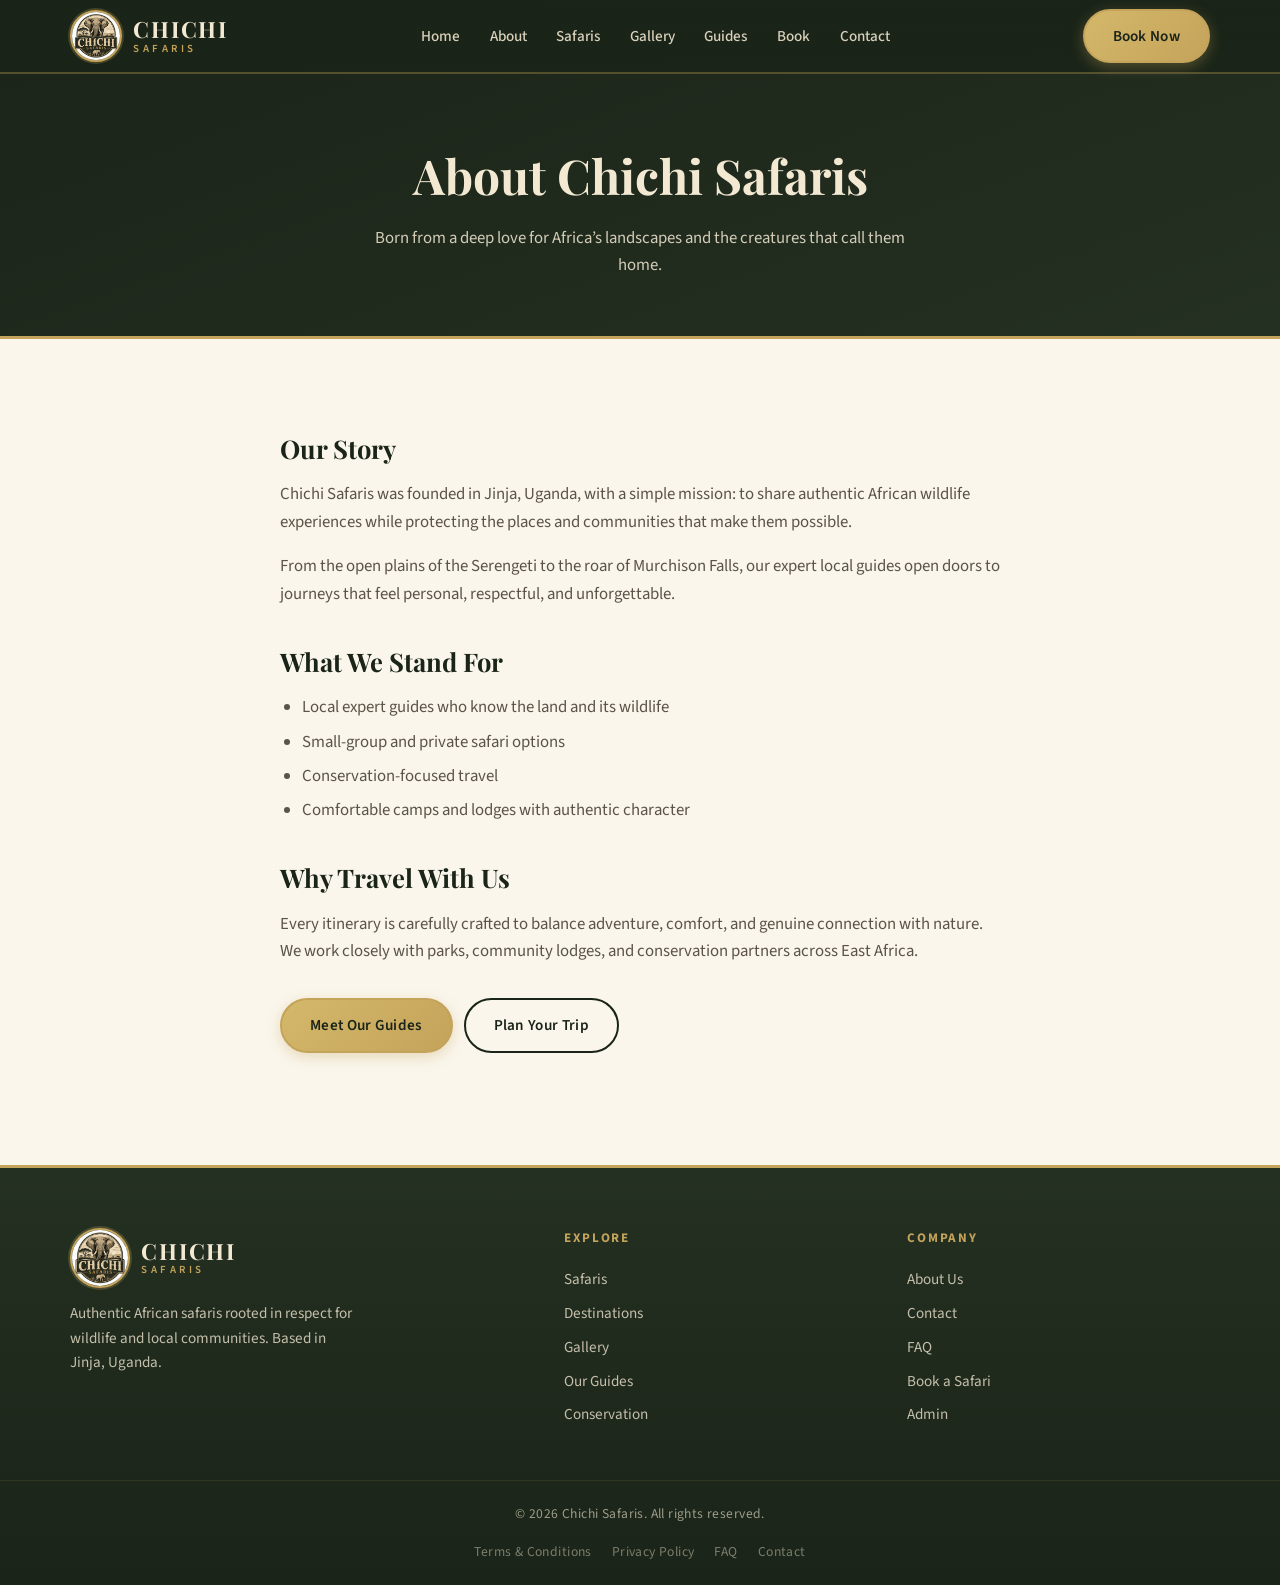
<file: about.html>
<!DOCTYPE html>
<html lang="en">
<head>
  <meta charset="UTF-8" />
  <meta name="viewport" content="width=device-width, initial-scale=1.0" />
  <title>About Us | Chichi Safaris</title>
  <link rel="icon" href="logo.jpg" type="image/jpeg" />
  <link rel="stylesheet" href="styles.css" />
  <link rel="preconnect" href="https://fonts.googleapis.com" />
  <link rel="preconnect" href="https://fonts.gstatic.com" crossorigin />
  <link href="https://fonts.googleapis.com/css2?family=Playfair+Display:wght@500;700&family=Source+Sans+3:wght@300;400;600&display=swap" rel="stylesheet" />
</head>
<body>
  <header class="header">
    <div class="container nav">
      <a href="index.html" class="logo">
        <img src="logo.jpg" alt="Chichi Safaris" class="logo-img" />
        <div class="logo-text-wrap">
          <span class="logo-text">CHICHI</span>
          <span class="logo-sub">SAFARIS</span>
        </div>
      </a>
      <nav>
        <ul>
          <li><a href="index.html">Home</a></li>
          <li><a href="about.html">About</a></li>
          <li><a href="safaris.html">Safaris</a></li>
          <li><a href="gallery.html">Gallery</a></li>
          <li><a href="guides.html">Guides</a></li>
          <li><a href="booking.html">Book</a></li>
          <li><a href="contact.html">Contact</a></li>
        </ul>
      </nav>
      <a href="booking.html" class="btn btn-gold">Book Now</a>
    </div>
  </header>


  <section class="page-hero">
    <div class="container">
      <h1>About Chichi Safaris</h1>
      <p>Born from a deep love for Africa’s landscapes and the creatures that call them home.</p>
    </div>
  </section>
  <section class="page-content">
    <div class="container">
      <div class="prose">
        <h2>Our Story</h2>
        <p>Chichi Safaris was founded in Jinja, Uganda, with a simple mission: to share authentic African wildlife experiences while protecting the places and communities that make them possible.</p>
        <p>From the open plains of the Serengeti to the roar of Murchison Falls, our expert local guides open doors to journeys that feel personal, respectful, and unforgettable.</p>
        <h2>What We Stand For</h2>
        <ul>
          <li>Local expert guides who know the land and its wildlife</li>
          <li>Small-group and private safari options</li>
          <li>Conservation-focused travel</li>
          <li>Comfortable camps and lodges with authentic character</li>
        </ul>
        <h2>Why Travel With Us</h2>
        <p>Every itinerary is carefully crafted to balance adventure, comfort, and genuine connection with nature. We work closely with parks, community lodges, and conservation partners across East Africa.</p>
        <p><a href="guides.html" class="btn btn-gold" style="margin-top:1rem;display:inline-flex;">Meet Our Guides</a>
        <a href="booking.html" class="btn btn-outline-dark" style="margin-top:1rem;margin-left:0.5rem;display:inline-flex;">Plan Your Trip</a></p>
      </div>
    </div>
  </section>


  <footer class="footer">
    <div class="container footer-inner">
      <div class="footer-brand">
        <a href="index.html" class="logo">
          <img src="logo.jpg" alt="Chichi Safaris" class="logo-img" />
          <div class="logo-text-wrap">
            <span class="logo-text">CHICHI</span>
            <span class="logo-sub">SAFARIS</span>
          </div>
        </a>
        <p>Authentic African safaris rooted in respect for wildlife and local communities. Based in Jinja, Uganda.</p>
      </div>
      <div class="footer-links">
        <h4>Explore</h4>
        <a href="safaris.html">Safaris</a>
        <a href="destinations.html">Destinations</a>
        <a href="gallery.html">Gallery</a>
        <a href="guides.html">Our Guides</a>
        <a href="conservation.html">Conservation</a>
      </div>
      <div class="footer-links">
        <h4>Company</h4>
        <a href="about.html">About Us</a>
        <a href="contact.html">Contact</a>
        <a href="faq.html">FAQ</a>
        <a href="booking.html">Book a Safari</a>
        <a href="admin.html">Admin</a>
      </div>
    </div>
    <div class="footer-bottom">
      <div class="container">
        <p>© 2026 Chichi Safaris. All rights reserved.</p>
        <div class="site-footer-links">
          <a href="terms.html">Terms &amp; Conditions</a>
          <a href="privacy.html">Privacy Policy</a>
          <a href="faq.html">FAQ</a>
          <a href="contact.html">Contact</a>
        </div>
      </div>
    </div>
  </footer>
  
</body>
</html>
</file>
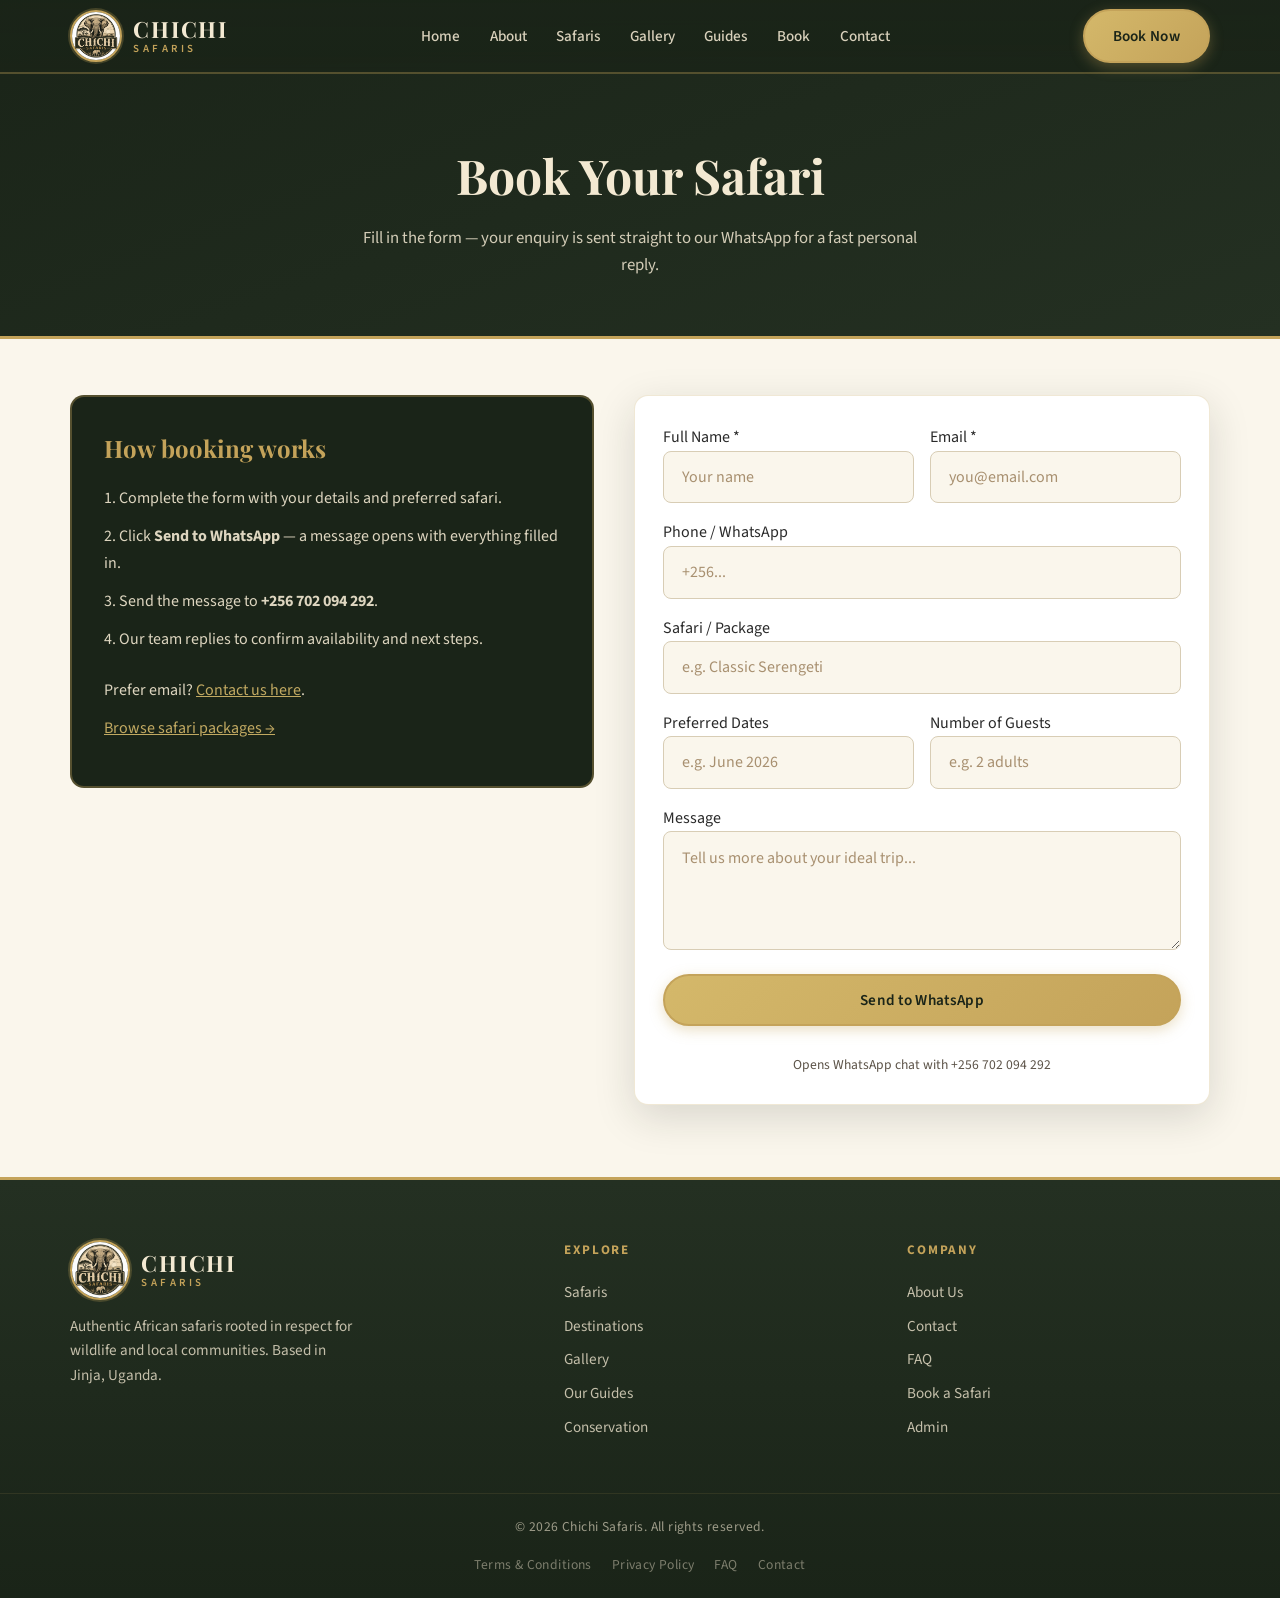
<file: booking.html>
<!DOCTYPE html>
<html lang="en">
<head>
  <meta charset="UTF-8" />
  <meta name="viewport" content="width=device-width, initial-scale=1.0" />
  <title>Book a Safari | Chichi Safaris</title>
  <link rel="icon" href="logo.jpg" type="image/jpeg" />
  <link rel="stylesheet" href="styles.css" />
  <link rel="preconnect" href="https://fonts.googleapis.com" />
  <link rel="preconnect" href="https://fonts.gstatic.com" crossorigin />
  <link href="https://fonts.googleapis.com/css2?family=Playfair+Display:wght@500;700&family=Source+Sans+3:wght@300;400;600&display=swap" rel="stylesheet" />
</head>
<body>
  <header class="header">
    <div class="container nav">
      <a href="index.html" class="logo">
        <img src="logo.jpg" alt="Chichi Safaris" class="logo-img" />
        <div class="logo-text-wrap">
          <span class="logo-text">CHICHI</span>
          <span class="logo-sub">SAFARIS</span>
        </div>
      </a>
      <nav>
        <ul>
          <li><a href="index.html">Home</a></li>
          <li><a href="about.html">About</a></li>
          <li><a href="safaris.html">Safaris</a></li>
          <li><a href="gallery.html">Gallery</a></li>
          <li><a href="guides.html">Guides</a></li>
          <li><a href="booking.html">Book</a></li>
          <li><a href="contact.html">Contact</a></li>
        </ul>
      </nav>
      <a href="booking.html" class="btn btn-gold">Book Now</a>
    </div>
  </header>


  <section class="page-hero">
    <div class="container">
      <h1>Book Your Safari</h1>
      <p>Fill in the form — your enquiry is sent straight to our WhatsApp for a fast personal reply.</p>
    </div>
  </section>
  <section class="page-content">
    <div class="container booking-layout">
      <div class="booking-info">
        <h2>How booking works</h2>
        <p>1. Complete the form with your details and preferred safari.</p>
        <p>2. Click <strong>Send to WhatsApp</strong> — a message opens with everything filled in.</p>
        <p>3. Send the message to <strong>+256 702 094 292</strong>.</p>
        <p>4. Our team replies to confirm availability and next steps.</p>
        <p style="margin-top:1.5rem;">Prefer email? <a href="contact.html">Contact us here</a>.</p>
        <p><a href="safaris.html">Browse safari packages →</a></p>
      </div>
      <form class="contact-form" id="booking-form">
        <div class="form-row">
          <div class="form-group" style="margin:0;">
            <label for="name">Full Name *</label>
            <input type="text" id="name" name="name" required placeholder="Your name" />
          </div>
          <div class="form-group" style="margin:0;">
            <label for="email">Email *</label>
            <input type="email" id="email" name="email" required placeholder="you@email.com" />
          </div>
        </div>
        <div class="form-group">
          <label for="phone">Phone / WhatsApp</label>
          <input type="tel" id="phone" name="phone" placeholder="+256..." />
        </div>
        <div class="form-group">
          <label for="safari">Safari / Package</label>
          <input type="text" id="safari" name="safari" placeholder="e.g. Classic Serengeti" />
        </div>
        <div class="form-row">
          <div class="form-group" style="margin:0;">
            <label for="dates">Preferred Dates</label>
            <input type="text" id="dates" name="dates" placeholder="e.g. June 2026" />
          </div>
          <div class="form-group" style="margin:0;">
            <label for="guests">Number of Guests</label>
            <input type="text" id="guests" name="guests" placeholder="e.g. 2 adults" />
          </div>
        </div>
        <div class="form-group">
          <label for="message">Message</label>
          <textarea id="message" name="message" rows="4" placeholder="Tell us more about your ideal trip..."></textarea>
        </div>
        <button type="submit" class="btn btn-gold full">Send to WhatsApp</button>
        <p style="font-size:0.85rem;color:var(--muted);margin-top:0.75rem;text-align:center;">
          Opens WhatsApp chat with +256 702 094 292
        </p>
      </form>
    </div>
  </section>


  <footer class="footer">
    <div class="container footer-inner">
      <div class="footer-brand">
        <a href="index.html" class="logo">
          <img src="logo.jpg" alt="Chichi Safaris" class="logo-img" />
          <div class="logo-text-wrap">
            <span class="logo-text">CHICHI</span>
            <span class="logo-sub">SAFARIS</span>
          </div>
        </a>
        <p>Authentic African safaris rooted in respect for wildlife and local communities. Based in Jinja, Uganda.</p>
      </div>
      <div class="footer-links">
        <h4>Explore</h4>
        <a href="safaris.html">Safaris</a>
        <a href="destinations.html">Destinations</a>
        <a href="gallery.html">Gallery</a>
        <a href="guides.html">Our Guides</a>
        <a href="conservation.html">Conservation</a>
      </div>
      <div class="footer-links">
        <h4>Company</h4>
        <a href="about.html">About Us</a>
        <a href="contact.html">Contact</a>
        <a href="faq.html">FAQ</a>
        <a href="booking.html">Book a Safari</a>
        <a href="admin.html">Admin</a>
      </div>
    </div>
    <div class="footer-bottom">
      <div class="container">
        <p>© 2026 Chichi Safaris. All rights reserved.</p>
        <div class="site-footer-links">
          <a href="terms.html">Terms &amp; Conditions</a>
          <a href="privacy.html">Privacy Policy</a>
          <a href="faq.html">FAQ</a>
          <a href="contact.html">Contact</a>
        </div>
      </div>
    </div>
  </footer>
  <script src="js/whatsapp-booking.js"></script>
<script>
  const params = new URLSearchParams(location.search);
  const safari = params.get("safari");
  if (safari) document.getElementById("safari").value = safari;
</script>
</body>
</html>
</file>
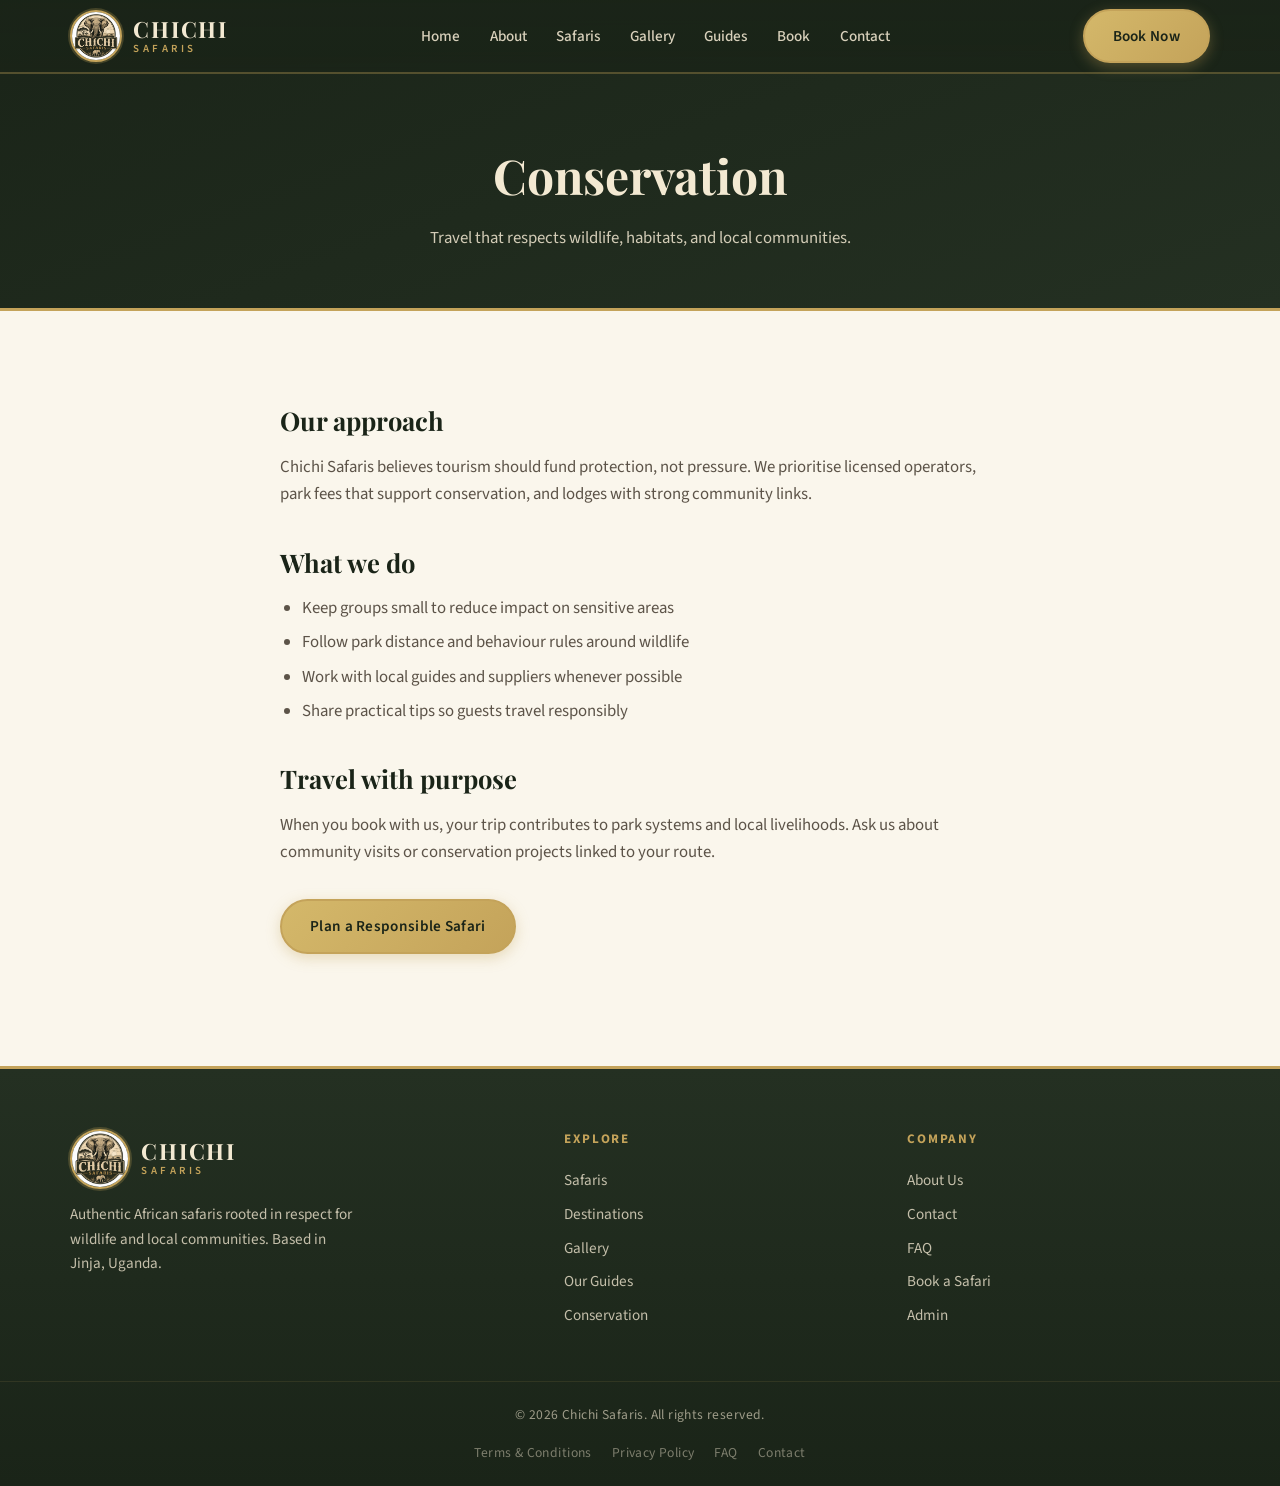
<file: conservation.html>
<!DOCTYPE html>
<html lang="en">
<head>
  <meta charset="UTF-8" />
  <meta name="viewport" content="width=device-width, initial-scale=1.0" />
  <title>Conservation | Chichi Safaris</title>
  <link rel="icon" href="logo.jpg" type="image/jpeg" />
  <link rel="stylesheet" href="styles.css" />
  <link rel="preconnect" href="https://fonts.googleapis.com" />
  <link rel="preconnect" href="https://fonts.gstatic.com" crossorigin />
  <link href="https://fonts.googleapis.com/css2?family=Playfair+Display:wght@500;700&family=Source+Sans+3:wght@300;400;600&display=swap" rel="stylesheet" />
</head>
<body>
  <header class="header">
    <div class="container nav">
      <a href="index.html" class="logo">
        <img src="logo.jpg" alt="Chichi Safaris" class="logo-img" />
        <div class="logo-text-wrap">
          <span class="logo-text">CHICHI</span>
          <span class="logo-sub">SAFARIS</span>
        </div>
      </a>
      <nav>
        <ul>
          <li><a href="index.html">Home</a></li>
          <li><a href="about.html">About</a></li>
          <li><a href="safaris.html">Safaris</a></li>
          <li><a href="gallery.html">Gallery</a></li>
          <li><a href="guides.html">Guides</a></li>
          <li><a href="booking.html">Book</a></li>
          <li><a href="contact.html">Contact</a></li>
        </ul>
      </nav>
      <a href="booking.html" class="btn btn-gold">Book Now</a>
    </div>
  </header>

  <section class="page-hero">
    <div class="container">
      <h1>Conservation</h1>
      <p>Travel that respects wildlife, habitats, and local communities.</p>
    </div>
  </section>
  <section class="page-content">
    <div class="container">
      <div class="prose">
        <h2>Our approach</h2>
        <p>Chichi Safaris believes tourism should fund protection, not pressure. We prioritise licensed operators, park fees that support conservation, and lodges with strong community links.</p>
        <h2>What we do</h2>
        <ul>
          <li>Keep groups small to reduce impact on sensitive areas</li>
          <li>Follow park distance and behaviour rules around wildlife</li>
          <li>Work with local guides and suppliers whenever possible</li>
          <li>Share practical tips so guests travel responsibly</li>
        </ul>
        <h2>Travel with purpose</h2>
        <p>When you book with us, your trip contributes to park systems and local livelihoods. Ask us about community visits or conservation projects linked to your route.</p>
        <p><a href="booking.html" class="btn btn-gold" style="margin-top:1rem;display:inline-flex;">Plan a Responsible Safari</a></p>
      </div>
    </div>
  </section>

  <footer class="footer">
    <div class="container footer-inner">
      <div class="footer-brand">
        <a href="index.html" class="logo">
          <img src="logo.jpg" alt="Chichi Safaris" class="logo-img" />
          <div class="logo-text-wrap">
            <span class="logo-text">CHICHI</span>
            <span class="logo-sub">SAFARIS</span>
          </div>
        </a>
        <p>Authentic African safaris rooted in respect for wildlife and local communities. Based in Jinja, Uganda.</p>
      </div>
      <div class="footer-links">
        <h4>Explore</h4>
        <a href="safaris.html">Safaris</a>
        <a href="destinations.html">Destinations</a>
        <a href="gallery.html">Gallery</a>
        <a href="guides.html">Our Guides</a>
        <a href="conservation.html">Conservation</a>
      </div>
      <div class="footer-links">
        <h4>Company</h4>
        <a href="about.html">About Us</a>
        <a href="contact.html">Contact</a>
        <a href="faq.html">FAQ</a>
        <a href="booking.html">Book a Safari</a>
        <a href="admin.html">Admin</a>
      </div>
    </div>
    <div class="footer-bottom">
      <div class="container">
        <p>© 2026 Chichi Safaris. All rights reserved.</p>
        <div class="site-footer-links">
          <a href="terms.html">Terms &amp; Conditions</a>
          <a href="privacy.html">Privacy Policy</a>
          <a href="faq.html">FAQ</a>
          <a href="contact.html">Contact</a>
        </div>
      </div>
    </div>
  </footer>
</body>
</html>
</file>
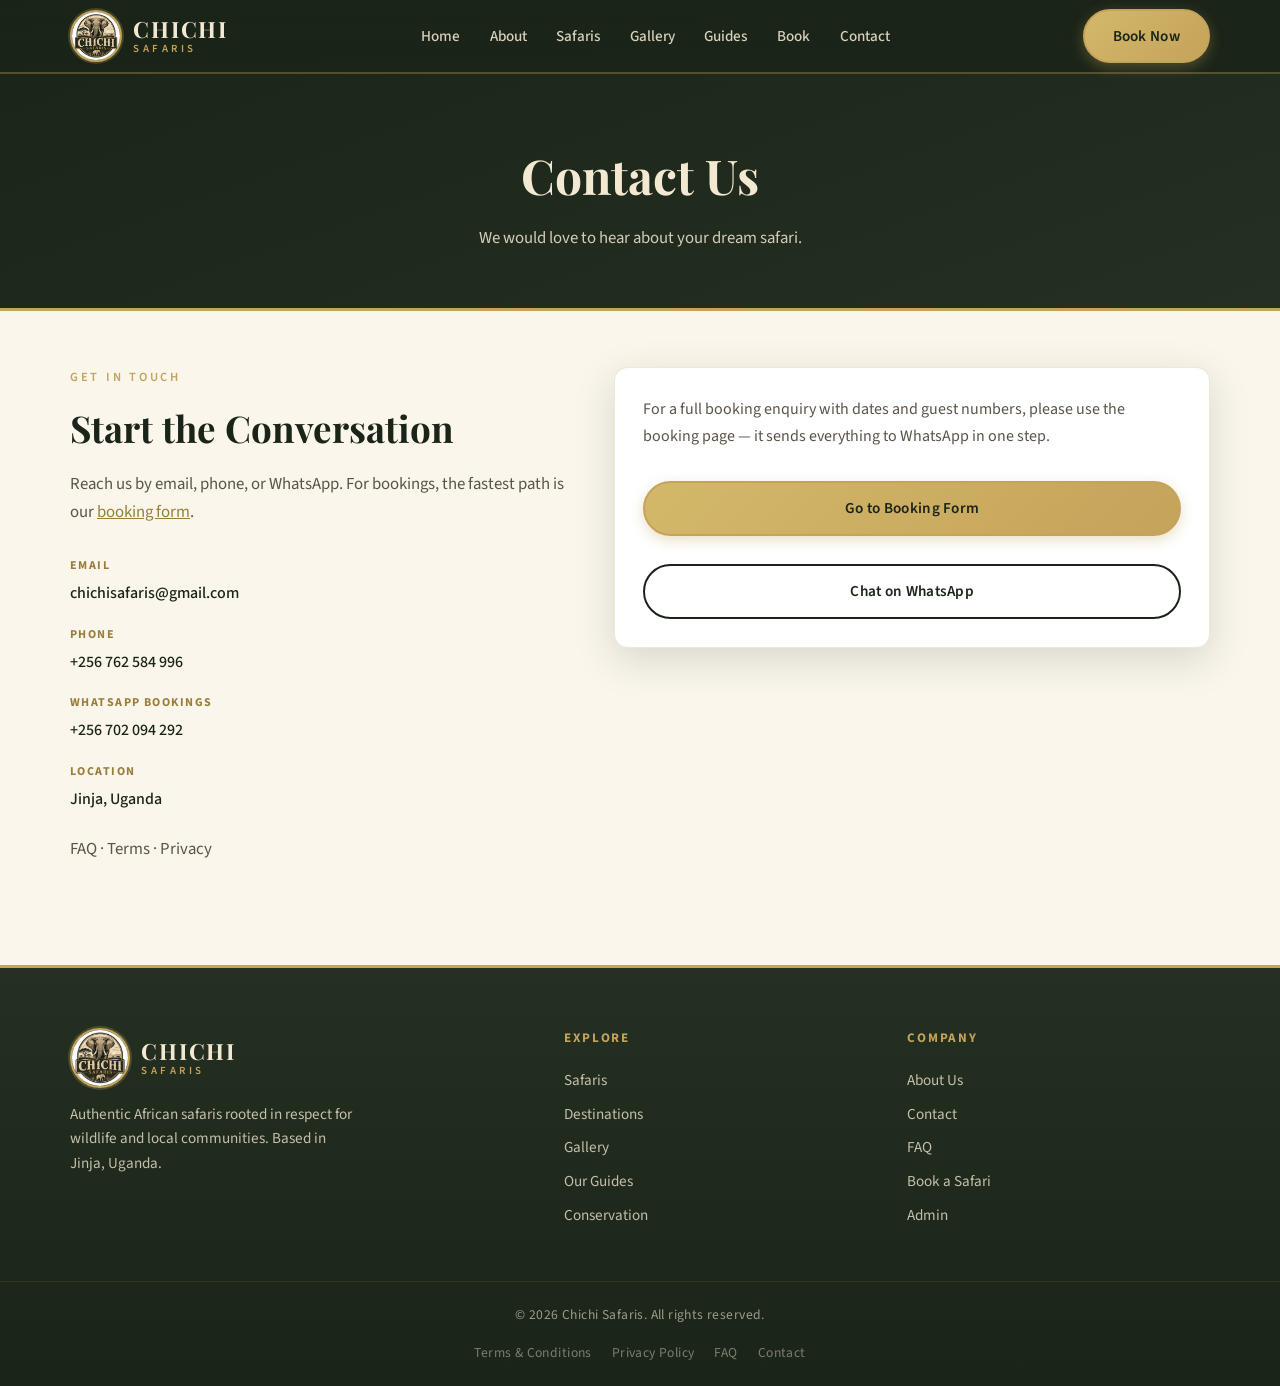
<file: contact.html>
<!DOCTYPE html>
<html lang="en">
<head>
  <meta charset="UTF-8" />
  <meta name="viewport" content="width=device-width, initial-scale=1.0" />
  <title>Contact | Chichi Safaris</title>
  <link rel="icon" href="logo.jpg" type="image/jpeg" />
  <link rel="stylesheet" href="styles.css" />
  <link rel="preconnect" href="https://fonts.googleapis.com" />
  <link rel="preconnect" href="https://fonts.gstatic.com" crossorigin />
  <link href="https://fonts.googleapis.com/css2?family=Playfair+Display:wght@500;700&family=Source+Sans+3:wght@300;400;600&display=swap" rel="stylesheet" />
</head>
<body>
  <header class="header">
    <div class="container nav">
      <a href="index.html" class="logo">
        <img src="logo.jpg" alt="Chichi Safaris" class="logo-img" />
        <div class="logo-text-wrap">
          <span class="logo-text">CHICHI</span>
          <span class="logo-sub">SAFARIS</span>
        </div>
      </a>
      <nav>
        <ul>
          <li><a href="index.html">Home</a></li>
          <li><a href="about.html">About</a></li>
          <li><a href="safaris.html">Safaris</a></li>
          <li><a href="gallery.html">Gallery</a></li>
          <li><a href="guides.html">Guides</a></li>
          <li><a href="booking.html">Book</a></li>
          <li><a href="contact.html">Contact</a></li>
        </ul>
      </nav>
      <a href="booking.html" class="btn btn-gold">Book Now</a>
    </div>
  </header>

  <section class="page-hero">
    <div class="container">
      <h1>Contact Us</h1>
      <p>We would love to hear about your dream safari.</p>
    </div>
  </section>
  <section class="page-content">
    <div class="container contact-grid">
      <div class="contact-info">
        <span class="eyebrow">Get in Touch</span>
        <h2>Start the Conversation</h2>
        <p>Reach us by email, phone, or WhatsApp. For bookings, the fastest path is our <a href="booking.html" style="color:var(--gold-dark);text-decoration:underline;">booking form</a>.</p>
        <ul class="contact-details">
          <li><strong>Email</strong><span>chichisafaris@gmail.com</span></li>
          <li><strong>Phone</strong><span>+256 762 584 996</span></li>
          <li><strong>WhatsApp Bookings</strong><span><a href="https://wa.me/256702094292" target="_blank" rel="noopener">+256 702 094 292</a></span></li>
          <li><strong>Location</strong><span>Jinja, Uganda</span></li>
        </ul>
        <p style="margin-top:1.5rem;">
          <a href="faq.html">FAQ</a> · <a href="terms.html">Terms</a> · <a href="privacy.html">Privacy</a>
        </p>
      </div>
      <div class="contact-form">
        <p style="color:var(--muted);margin-bottom:1rem;">For a full booking enquiry with dates and guest numbers, please use the booking page — it sends everything to WhatsApp in one step.</p>
        <a href="booking.html" class="btn btn-gold full">Go to Booking Form</a>
        <a href="https://wa.me/256702094292" class="btn btn-outline-dark full" style="margin-top:0.75rem;" target="_blank" rel="noopener">Chat on WhatsApp</a>
      </div>
    </div>
  </section>

  <footer class="footer">
    <div class="container footer-inner">
      <div class="footer-brand">
        <a href="index.html" class="logo">
          <img src="logo.jpg" alt="Chichi Safaris" class="logo-img" />
          <div class="logo-text-wrap">
            <span class="logo-text">CHICHI</span>
            <span class="logo-sub">SAFARIS</span>
          </div>
        </a>
        <p>Authentic African safaris rooted in respect for wildlife and local communities. Based in Jinja, Uganda.</p>
      </div>
      <div class="footer-links">
        <h4>Explore</h4>
        <a href="safaris.html">Safaris</a>
        <a href="destinations.html">Destinations</a>
        <a href="gallery.html">Gallery</a>
        <a href="guides.html">Our Guides</a>
        <a href="conservation.html">Conservation</a>
      </div>
      <div class="footer-links">
        <h4>Company</h4>
        <a href="about.html">About Us</a>
        <a href="contact.html">Contact</a>
        <a href="faq.html">FAQ</a>
        <a href="booking.html">Book a Safari</a>
        <a href="admin.html">Admin</a>
      </div>
    </div>
    <div class="footer-bottom">
      <div class="container">
        <p>© 2026 Chichi Safaris. All rights reserved.</p>
        <div class="site-footer-links">
          <a href="terms.html">Terms &amp; Conditions</a>
          <a href="privacy.html">Privacy Policy</a>
          <a href="faq.html">FAQ</a>
          <a href="contact.html">Contact</a>
        </div>
      </div>
    </div>
  </footer>
  
</body>
</html>
</file>
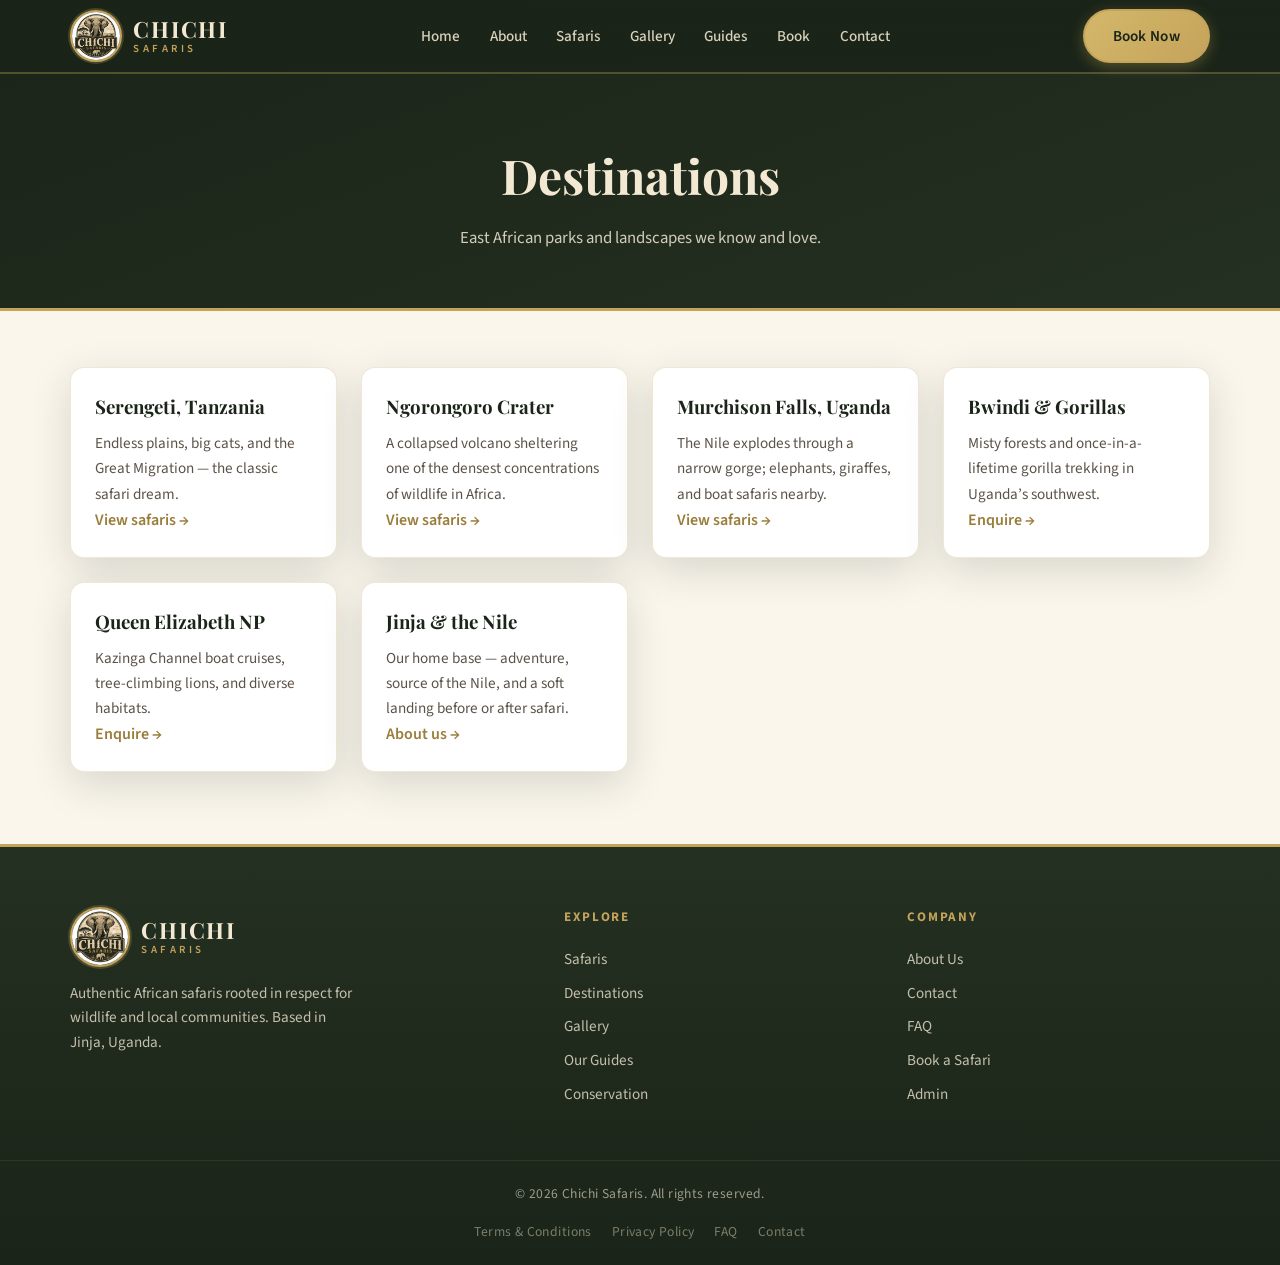
<file: destinations.html>
<!DOCTYPE html>
<html lang="en">
<head>
  <meta charset="UTF-8" />
  <meta name="viewport" content="width=device-width, initial-scale=1.0" />
  <title>Destinations | Chichi Safaris</title>
  <link rel="icon" href="logo.jpg" type="image/jpeg" />
  <link rel="stylesheet" href="styles.css" />
  <link rel="preconnect" href="https://fonts.googleapis.com" />
  <link rel="preconnect" href="https://fonts.gstatic.com" crossorigin />
  <link href="https://fonts.googleapis.com/css2?family=Playfair+Display:wght@500;700&family=Source+Sans+3:wght@300;400;600&display=swap" rel="stylesheet" />
</head>
<body>
  <header class="header">
    <div class="container nav">
      <a href="index.html" class="logo">
        <img src="logo.jpg" alt="Chichi Safaris" class="logo-img" />
        <div class="logo-text-wrap">
          <span class="logo-text">CHICHI</span>
          <span class="logo-sub">SAFARIS</span>
        </div>
      </a>
      <nav>
        <ul>
          <li><a href="index.html">Home</a></li>
          <li><a href="about.html">About</a></li>
          <li><a href="safaris.html">Safaris</a></li>
          <li><a href="gallery.html">Gallery</a></li>
          <li><a href="guides.html">Guides</a></li>
          <li><a href="booking.html">Book</a></li>
          <li><a href="contact.html">Contact</a></li>
        </ul>
      </nav>
      <a href="booking.html" class="btn btn-gold">Book Now</a>
    </div>
  </header>

  <section class="page-hero">
    <div class="container">
      <h1>Destinations</h1>
      <p>East African parks and landscapes we know and love.</p>
    </div>
  </section>
  <section class="page-content">
    <div class="container">
      <div class="dest-grid" style="grid-template-columns:repeat(auto-fit,minmax(260px,1fr));display:grid;gap:1.5rem;">
        <div class="dest-card">
          <h3>Serengeti, Tanzania</h3>
          <p>Endless plains, big cats, and the Great Migration — the classic safari dream.</p>
          <a href="safaris.html" style="color:var(--gold-dark);font-weight:600;">View safaris →</a>
        </div>
        <div class="dest-card">
          <h3>Ngorongoro Crater</h3>
          <p>A collapsed volcano sheltering one of the densest concentrations of wildlife in Africa.</p>
          <a href="safaris.html" style="color:var(--gold-dark);font-weight:600;">View safaris →</a>
        </div>
        <div class="dest-card">
          <h3>Murchison Falls, Uganda</h3>
          <p>The Nile explodes through a narrow gorge; elephants, giraffes, and boat safaris nearby.</p>
          <a href="safaris.html" style="color:var(--gold-dark);font-weight:600;">View safaris →</a>
        </div>
        <div class="dest-card">
          <h3>Bwindi &amp; Gorillas</h3>
          <p>Misty forests and once-in-a-lifetime gorilla trekking in Uganda’s southwest.</p>
          <a href="booking.html" style="color:var(--gold-dark);font-weight:600;">Enquire →</a>
        </div>
        <div class="dest-card">
          <h3>Queen Elizabeth NP</h3>
          <p>Kazinga Channel boat cruises, tree-climbing lions, and diverse habitats.</p>
          <a href="booking.html" style="color:var(--gold-dark);font-weight:600;">Enquire →</a>
        </div>
        <div class="dest-card">
          <h3>Jinja &amp; the Nile</h3>
          <p>Our home base — adventure, source of the Nile, and a soft landing before or after safari.</p>
          <a href="about.html" style="color:var(--gold-dark);font-weight:600;">About us →</a>
        </div>
      </div>
    </div>
  </section>

  <footer class="footer">
    <div class="container footer-inner">
      <div class="footer-brand">
        <a href="index.html" class="logo">
          <img src="logo.jpg" alt="Chichi Safaris" class="logo-img" />
          <div class="logo-text-wrap">
            <span class="logo-text">CHICHI</span>
            <span class="logo-sub">SAFARIS</span>
          </div>
        </a>
        <p>Authentic African safaris rooted in respect for wildlife and local communities. Based in Jinja, Uganda.</p>
      </div>
      <div class="footer-links">
        <h4>Explore</h4>
        <a href="safaris.html">Safaris</a>
        <a href="destinations.html">Destinations</a>
        <a href="gallery.html">Gallery</a>
        <a href="guides.html">Our Guides</a>
        <a href="conservation.html">Conservation</a>
      </div>
      <div class="footer-links">
        <h4>Company</h4>
        <a href="about.html">About Us</a>
        <a href="contact.html">Contact</a>
        <a href="faq.html">FAQ</a>
        <a href="booking.html">Book a Safari</a>
        <a href="admin.html">Admin</a>
      </div>
    </div>
    <div class="footer-bottom">
      <div class="container">
        <p>© 2026 Chichi Safaris. All rights reserved.</p>
        <div class="site-footer-links">
          <a href="terms.html">Terms &amp; Conditions</a>
          <a href="privacy.html">Privacy Policy</a>
          <a href="faq.html">FAQ</a>
          <a href="contact.html">Contact</a>
        </div>
      </div>
    </div>
  </footer>
</body>
</html>
</file>
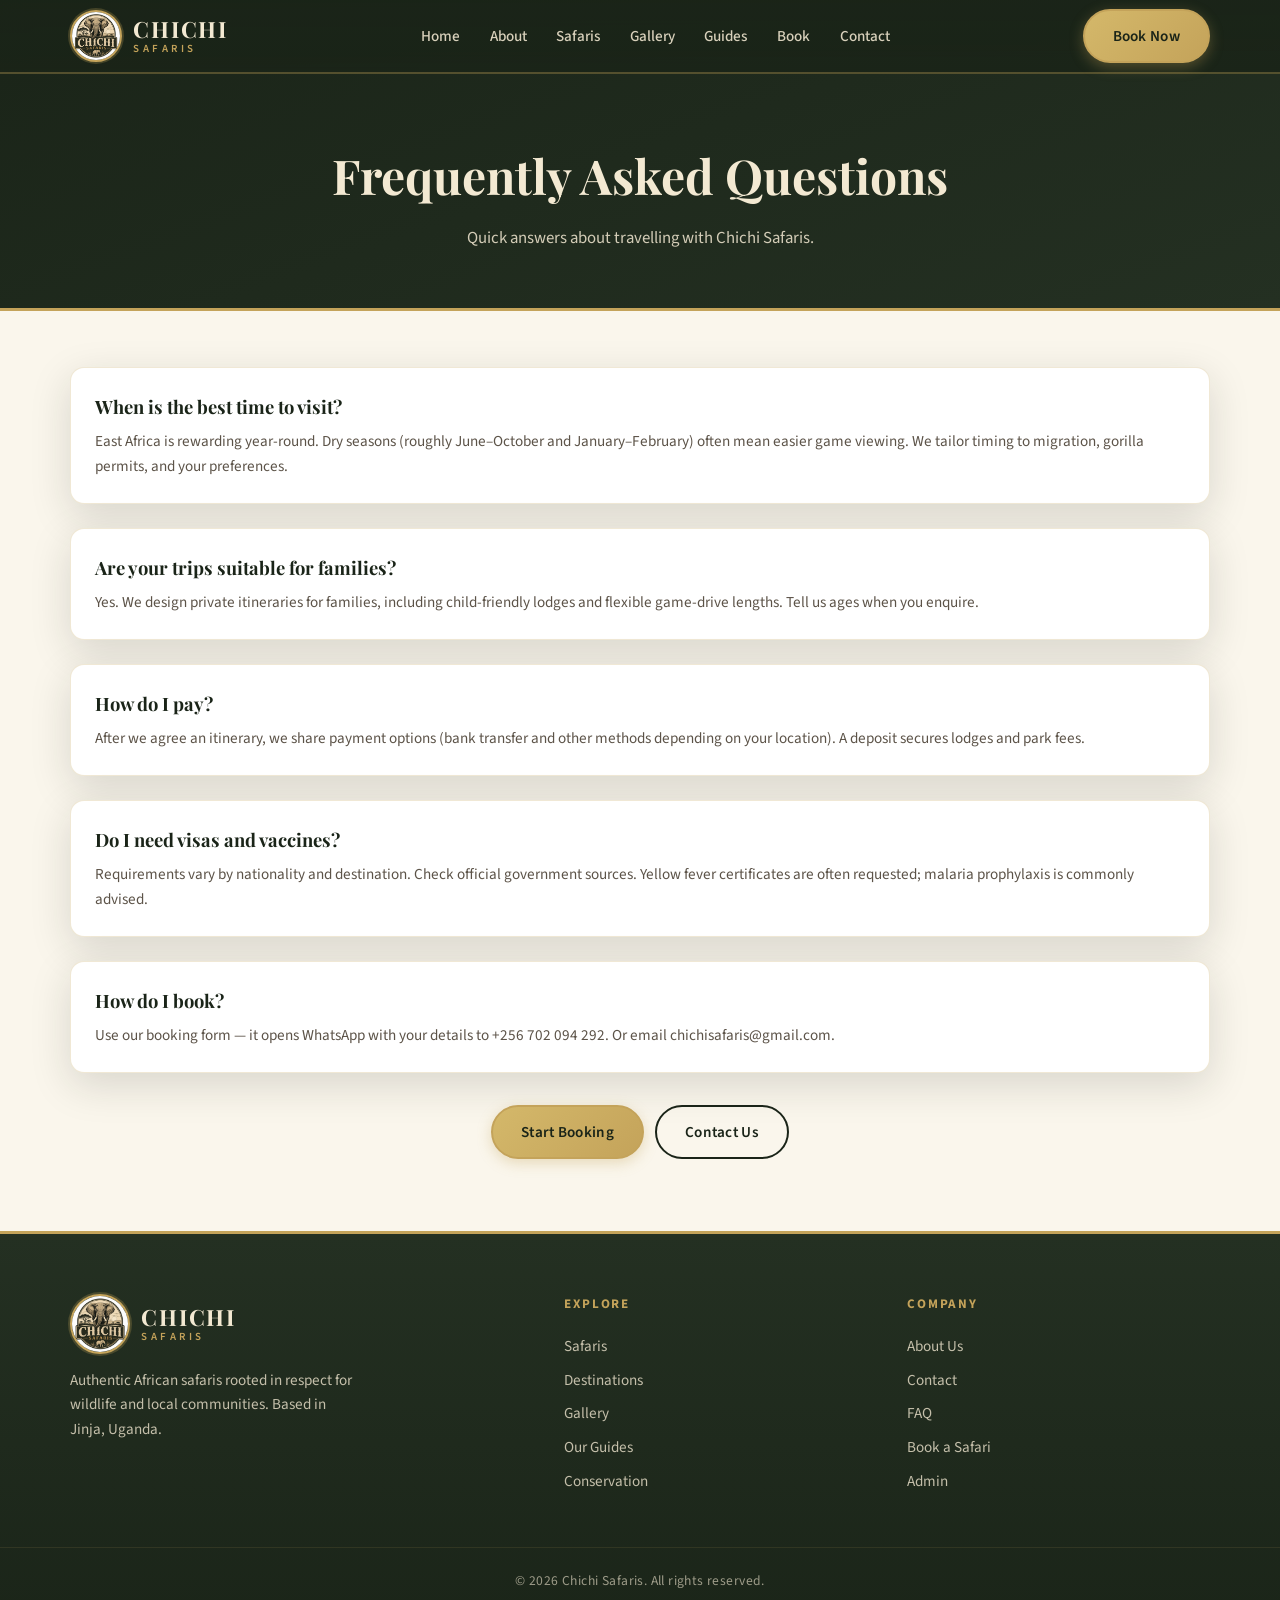
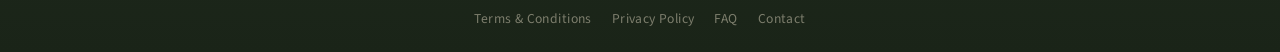
<file: faq.html>
<!DOCTYPE html>
<html lang="en">
<head>
  <meta charset="UTF-8" />
  <meta name="viewport" content="width=device-width, initial-scale=1.0" />
  <title>FAQ | Chichi Safaris</title>
  <link rel="icon" href="logo.jpg" type="image/jpeg" />
  <link rel="stylesheet" href="styles.css" />
  <link rel="preconnect" href="https://fonts.googleapis.com" />
  <link rel="preconnect" href="https://fonts.gstatic.com" crossorigin />
  <link href="https://fonts.googleapis.com/css2?family=Playfair+Display:wght@500;700&family=Source+Sans+3:wght@300;400;600&display=swap" rel="stylesheet" />
</head>
<body>
  <header class="header">
    <div class="container nav">
      <a href="index.html" class="logo">
        <img src="logo.jpg" alt="Chichi Safaris" class="logo-img" />
        <div class="logo-text-wrap">
          <span class="logo-text">CHICHI</span>
          <span class="logo-sub">SAFARIS</span>
        </div>
      </a>
      <nav>
        <ul>
          <li><a href="index.html">Home</a></li>
          <li><a href="about.html">About</a></li>
          <li><a href="safaris.html">Safaris</a></li>
          <li><a href="gallery.html">Gallery</a></li>
          <li><a href="guides.html">Guides</a></li>
          <li><a href="booking.html">Book</a></li>
          <li><a href="contact.html">Contact</a></li>
        </ul>
      </nav>
      <a href="booking.html" class="btn btn-gold">Book Now</a>
    </div>
  </header>

  <section class="page-hero">
    <div class="container">
      <h1>Frequently Asked Questions</h1>
      <p>Quick answers about travelling with Chichi Safaris.</p>
    </div>
  </section>
  <section class="page-content">
    <div class="container">
      <div class="faq-list">
        <div class="faq-item">
          <h3>When is the best time to visit?</h3>
          <p>East Africa is rewarding year-round. Dry seasons (roughly June–October and January–February) often mean easier game viewing. We tailor timing to migration, gorilla permits, and your preferences.</p>
        </div>
        <div class="faq-item">
          <h3>Are your trips suitable for families?</h3>
          <p>Yes. We design private itineraries for families, including child-friendly lodges and flexible game-drive lengths. Tell us ages when you enquire.</p>
        </div>
        <div class="faq-item">
          <h3>How do I pay?</h3>
          <p>After we agree an itinerary, we share payment options (bank transfer and other methods depending on your location). A deposit secures lodges and park fees.</p>
        </div>
        <div class="faq-item">
          <h3>Do I need visas and vaccines?</h3>
          <p>Requirements vary by nationality and destination. Check official government sources. Yellow fever certificates are often requested; malaria prophylaxis is commonly advised.</p>
        </div>
        <div class="faq-item">
          <h3>How do I book?</h3>
          <p>Use our <a href="booking.html">booking form</a> — it opens WhatsApp with your details to +256 702 094 292. Or email chichisafaris@gmail.com.</p>
        </div>
      </div>
      <p style="text-align:center;margin-top:2rem;">
        <a href="booking.html" class="btn btn-gold">Start Booking</a>
        <a href="contact.html" class="btn btn-outline-dark" style="margin-left:0.5rem;">Contact Us</a>
      </p>
    </div>
  </section>

  <footer class="footer">
    <div class="container footer-inner">
      <div class="footer-brand">
        <a href="index.html" class="logo">
          <img src="logo.jpg" alt="Chichi Safaris" class="logo-img" />
          <div class="logo-text-wrap">
            <span class="logo-text">CHICHI</span>
            <span class="logo-sub">SAFARIS</span>
          </div>
        </a>
        <p>Authentic African safaris rooted in respect for wildlife and local communities. Based in Jinja, Uganda.</p>
      </div>
      <div class="footer-links">
        <h4>Explore</h4>
        <a href="safaris.html">Safaris</a>
        <a href="destinations.html">Destinations</a>
        <a href="gallery.html">Gallery</a>
        <a href="guides.html">Our Guides</a>
        <a href="conservation.html">Conservation</a>
      </div>
      <div class="footer-links">
        <h4>Company</h4>
        <a href="about.html">About Us</a>
        <a href="contact.html">Contact</a>
        <a href="faq.html">FAQ</a>
        <a href="booking.html">Book a Safari</a>
        <a href="admin.html">Admin</a>
      </div>
    </div>
    <div class="footer-bottom">
      <div class="container">
        <p>© 2026 Chichi Safaris. All rights reserved.</p>
        <div class="site-footer-links">
          <a href="terms.html">Terms &amp; Conditions</a>
          <a href="privacy.html">Privacy Policy</a>
          <a href="faq.html">FAQ</a>
          <a href="contact.html">Contact</a>
        </div>
      </div>
    </div>
  </footer>
</body>
</html>
</file>
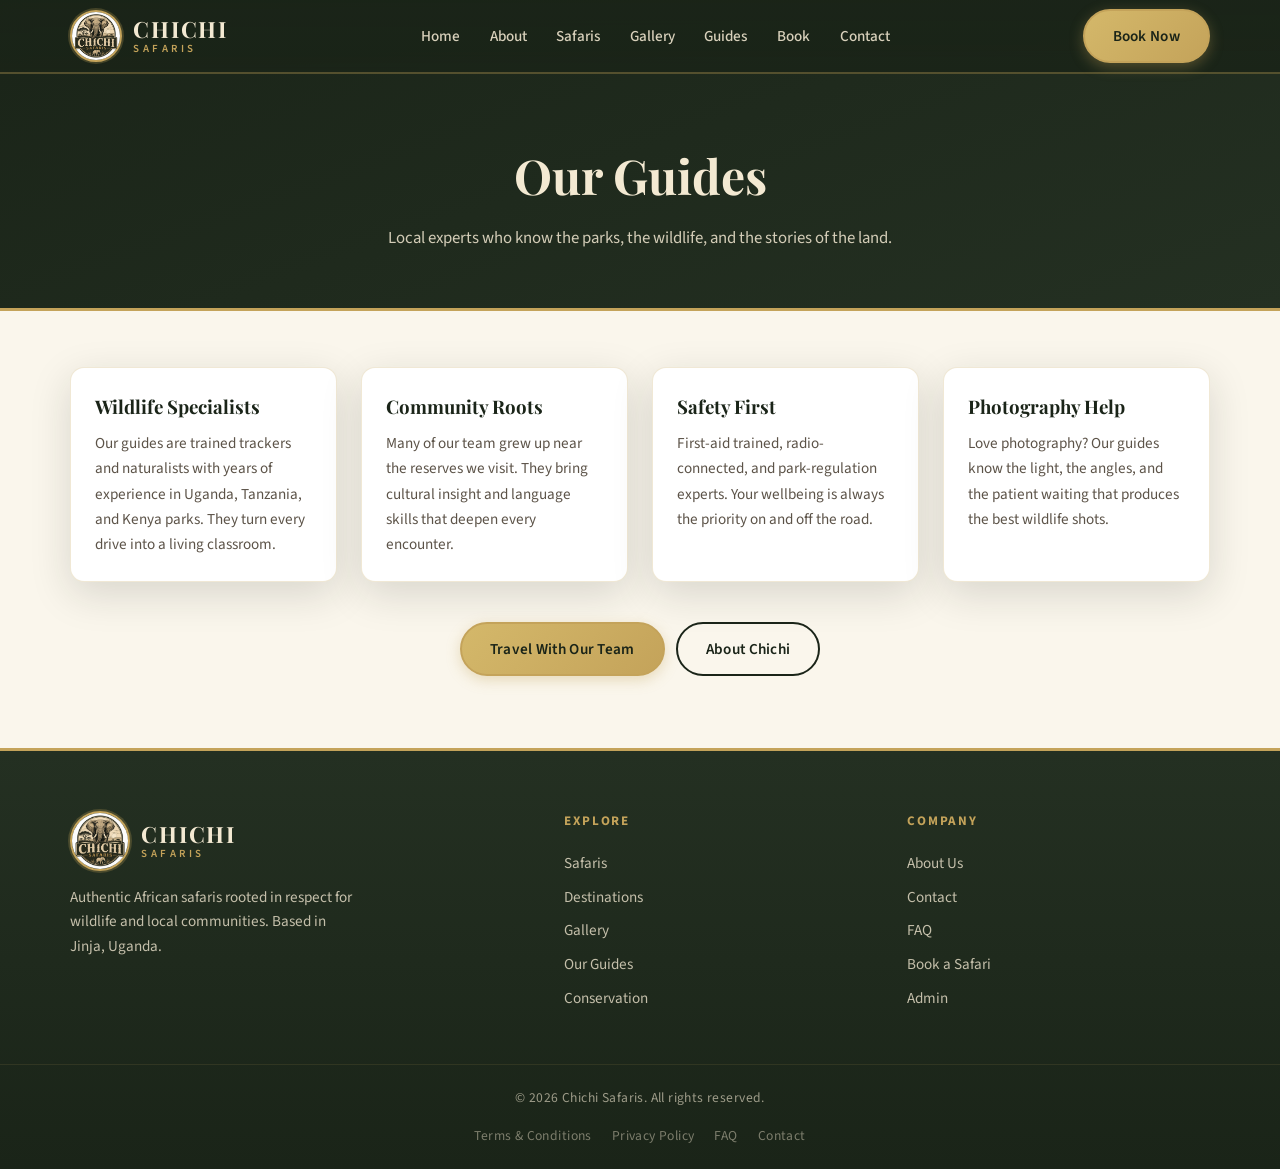
<file: guides.html>
<!DOCTYPE html>
<html lang="en">
<head>
  <meta charset="UTF-8" />
  <meta name="viewport" content="width=device-width, initial-scale=1.0" />
  <title>Our Guides | Chichi Safaris</title>
  <link rel="icon" href="logo.jpg" type="image/jpeg" />
  <link rel="stylesheet" href="styles.css" />
  <link rel="preconnect" href="https://fonts.googleapis.com" />
  <link rel="preconnect" href="https://fonts.gstatic.com" crossorigin />
  <link href="https://fonts.googleapis.com/css2?family=Playfair+Display:wght@500;700&family=Source+Sans+3:wght@300;400;600&display=swap" rel="stylesheet" />
</head>
<body>
  <header class="header">
    <div class="container nav">
      <a href="index.html" class="logo">
        <img src="logo.jpg" alt="Chichi Safaris" class="logo-img" />
        <div class="logo-text-wrap">
          <span class="logo-text">CHICHI</span>
          <span class="logo-sub">SAFARIS</span>
        </div>
      </a>
      <nav>
        <ul>
          <li><a href="index.html">Home</a></li>
          <li><a href="about.html">About</a></li>
          <li><a href="safaris.html">Safaris</a></li>
          <li><a href="gallery.html">Gallery</a></li>
          <li><a href="guides.html">Guides</a></li>
          <li><a href="booking.html">Book</a></li>
          <li><a href="contact.html">Contact</a></li>
        </ul>
      </nav>
      <a href="booking.html" class="btn btn-gold">Book Now</a>
    </div>
  </header>

  <section class="page-hero">
    <div class="container">
      <h1>Our Guides</h1>
      <p>Local experts who know the parks, the wildlife, and the stories of the land.</p>
    </div>
  </section>
  <section class="page-content">
    <div class="container">
      <div class="guide-grid">
        <div class="guide-card">
          <h3>Wildlife Specialists</h3>
          <p>Our guides are trained trackers and naturalists with years of experience in Uganda, Tanzania, and Kenya parks. They turn every drive into a living classroom.</p>
        </div>
        <div class="guide-card">
          <h3>Community Roots</h3>
          <p>Many of our team grew up near the reserves we visit. They bring cultural insight and language skills that deepen every encounter.</p>
        </div>
        <div class="guide-card">
          <h3>Safety First</h3>
          <p>First-aid trained, radio-connected, and park-regulation experts. Your wellbeing is always the priority on and off the road.</p>
        </div>
        <div class="guide-card">
          <h3>Photography Help</h3>
          <p>Love photography? Our guides know the light, the angles, and the patient waiting that produces the best wildlife shots.</p>
        </div>
      </div>
      <p style="text-align:center;margin-top:2.5rem;">
        <a href="booking.html" class="btn btn-gold">Travel With Our Team</a>
        <a href="about.html" class="btn btn-outline-dark" style="margin-left:0.5rem;">About Chichi</a>
      </p>
    </div>
  </section>

  <footer class="footer">
    <div class="container footer-inner">
      <div class="footer-brand">
        <a href="index.html" class="logo">
          <img src="logo.jpg" alt="Chichi Safaris" class="logo-img" />
          <div class="logo-text-wrap">
            <span class="logo-text">CHICHI</span>
            <span class="logo-sub">SAFARIS</span>
          </div>
        </a>
        <p>Authentic African safaris rooted in respect for wildlife and local communities. Based in Jinja, Uganda.</p>
      </div>
      <div class="footer-links">
        <h4>Explore</h4>
        <a href="safaris.html">Safaris</a>
        <a href="destinations.html">Destinations</a>
        <a href="gallery.html">Gallery</a>
        <a href="guides.html">Our Guides</a>
        <a href="conservation.html">Conservation</a>
      </div>
      <div class="footer-links">
        <h4>Company</h4>
        <a href="about.html">About Us</a>
        <a href="contact.html">Contact</a>
        <a href="faq.html">FAQ</a>
        <a href="booking.html">Book a Safari</a>
        <a href="admin.html">Admin</a>
      </div>
    </div>
    <div class="footer-bottom">
      <div class="container">
        <p>© 2026 Chichi Safaris. All rights reserved.</p>
        <div class="site-footer-links">
          <a href="terms.html">Terms &amp; Conditions</a>
          <a href="privacy.html">Privacy Policy</a>
          <a href="faq.html">FAQ</a>
          <a href="contact.html">Contact</a>
        </div>
      </div>
    </div>
  </footer>
  
</body>
</html>
</file>
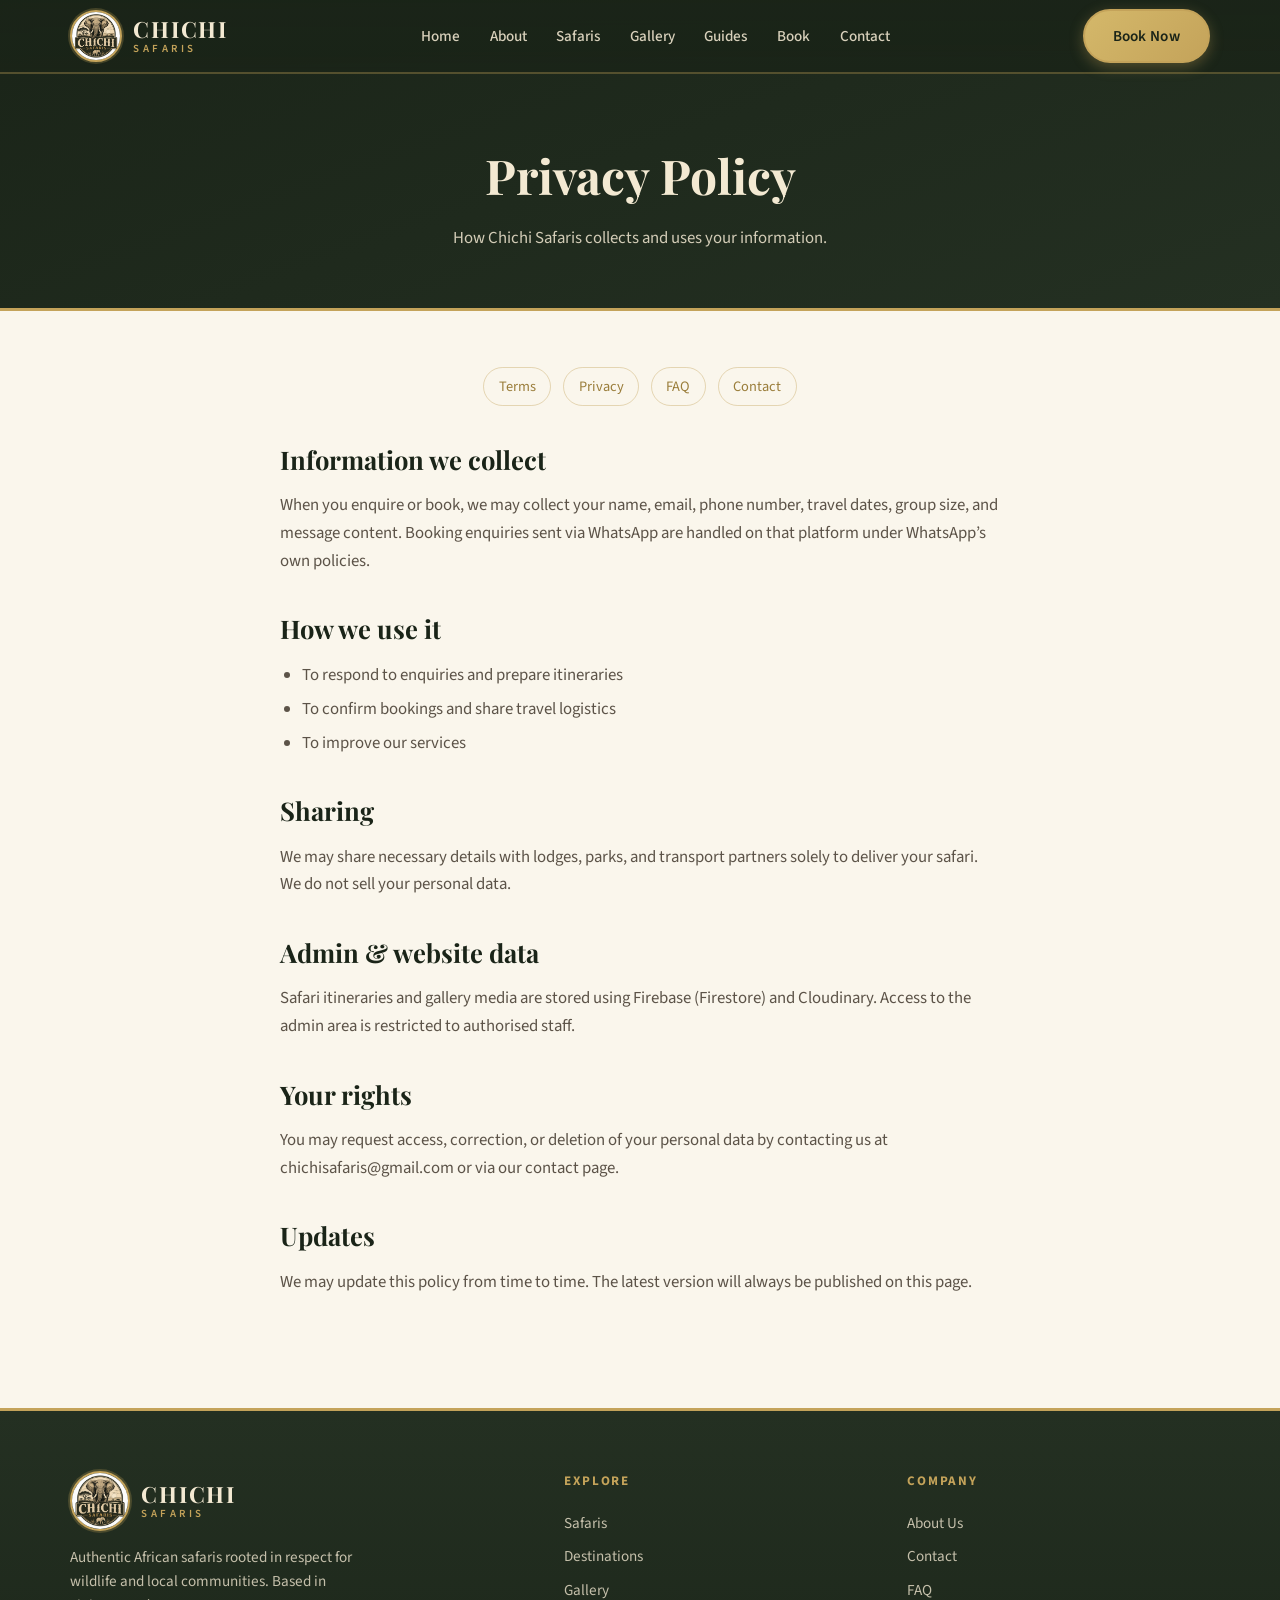
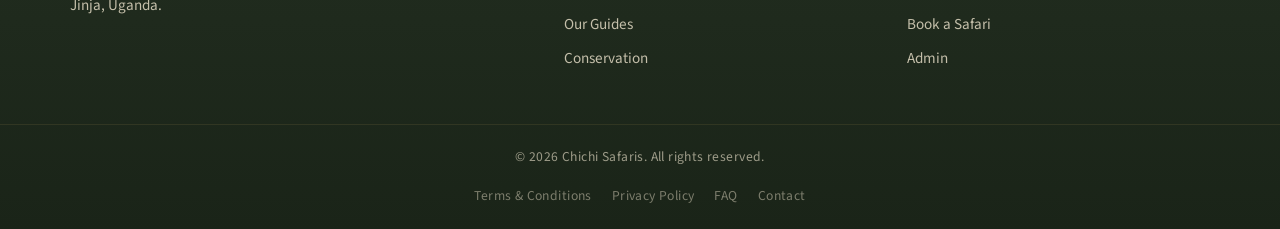
<file: privacy.html>
<!DOCTYPE html>
<html lang="en">
<head>
  <meta charset="UTF-8" />
  <meta name="viewport" content="width=device-width, initial-scale=1.0" />
  <title>Privacy Policy | Chichi Safaris</title>
  <link rel="icon" href="logo.jpg" type="image/jpeg" />
  <link rel="stylesheet" href="styles.css" />
  <link rel="preconnect" href="https://fonts.googleapis.com" />
  <link rel="preconnect" href="https://fonts.gstatic.com" crossorigin />
  <link href="https://fonts.googleapis.com/css2?family=Playfair+Display:wght@500;700&family=Source+Sans+3:wght@300;400;600&display=swap" rel="stylesheet" />
</head>
<body>
  <header class="header">
    <div class="container nav">
      <a href="index.html" class="logo">
        <img src="logo.jpg" alt="Chichi Safaris" class="logo-img" />
        <div class="logo-text-wrap">
          <span class="logo-text">CHICHI</span>
          <span class="logo-sub">SAFARIS</span>
        </div>
      </a>
      <nav>
        <ul>
          <li><a href="index.html">Home</a></li>
          <li><a href="about.html">About</a></li>
          <li><a href="safaris.html">Safaris</a></li>
          <li><a href="gallery.html">Gallery</a></li>
          <li><a href="guides.html">Guides</a></li>
          <li><a href="booking.html">Book</a></li>
          <li><a href="contact.html">Contact</a></li>
        </ul>
      </nav>
      <a href="booking.html" class="btn btn-gold">Book Now</a>
    </div>
  </header>

  <section class="page-hero">
    <div class="container">
      <h1>Privacy Policy</h1>
      <p>How Chichi Safaris collects and uses your information.</p>
    </div>
  </section>
  <section class="page-content">
    <div class="container">
      <div class="legal-nav">
        <a href="terms.html">Terms</a>
        <a href="privacy.html">Privacy</a>
        <a href="faq.html">FAQ</a>
        <a href="contact.html">Contact</a>
      </div>
      <div class="prose">
        <h2>Information we collect</h2>
        <p>When you enquire or book, we may collect your name, email, phone number, travel dates, group size, and message content. Booking enquiries sent via WhatsApp are handled on that platform under WhatsApp’s own policies.</p>
        <h2>How we use it</h2>
        <ul>
          <li>To respond to enquiries and prepare itineraries</li>
          <li>To confirm bookings and share travel logistics</li>
          <li>To improve our services</li>
        </ul>
        <h2>Sharing</h2>
        <p>We may share necessary details with lodges, parks, and transport partners solely to deliver your safari. We do not sell your personal data.</p>
        <h2>Admin & website data</h2>
        <p>Safari itineraries and gallery media are stored using Firebase (Firestore) and Cloudinary. Access to the admin area is restricted to authorised staff.</p>
        <h2>Your rights</h2>
        <p>You may request access, correction, or deletion of your personal data by contacting us at chichisafaris@gmail.com or via <a href="contact.html">our contact page</a>.</p>
        <h2>Updates</h2>
        <p>We may update this policy from time to time. The latest version will always be published on this page.</p>
      </div>
    </div>
  </section>

  <footer class="footer">
    <div class="container footer-inner">
      <div class="footer-brand">
        <a href="index.html" class="logo">
          <img src="logo.jpg" alt="Chichi Safaris" class="logo-img" />
          <div class="logo-text-wrap">
            <span class="logo-text">CHICHI</span>
            <span class="logo-sub">SAFARIS</span>
          </div>
        </a>
        <p>Authentic African safaris rooted in respect for wildlife and local communities. Based in Jinja, Uganda.</p>
      </div>
      <div class="footer-links">
        <h4>Explore</h4>
        <a href="safaris.html">Safaris</a>
        <a href="destinations.html">Destinations</a>
        <a href="gallery.html">Gallery</a>
        <a href="guides.html">Our Guides</a>
        <a href="conservation.html">Conservation</a>
      </div>
      <div class="footer-links">
        <h4>Company</h4>
        <a href="about.html">About Us</a>
        <a href="contact.html">Contact</a>
        <a href="faq.html">FAQ</a>
        <a href="booking.html">Book a Safari</a>
        <a href="admin.html">Admin</a>
      </div>
    </div>
    <div class="footer-bottom">
      <div class="container">
        <p>© 2026 Chichi Safaris. All rights reserved.</p>
        <div class="site-footer-links">
          <a href="terms.html">Terms &amp; Conditions</a>
          <a href="privacy.html">Privacy Policy</a>
          <a href="faq.html">FAQ</a>
          <a href="contact.html">Contact</a>
        </div>
      </div>
    </div>
  </footer>
  
</body>
</html>
</file>
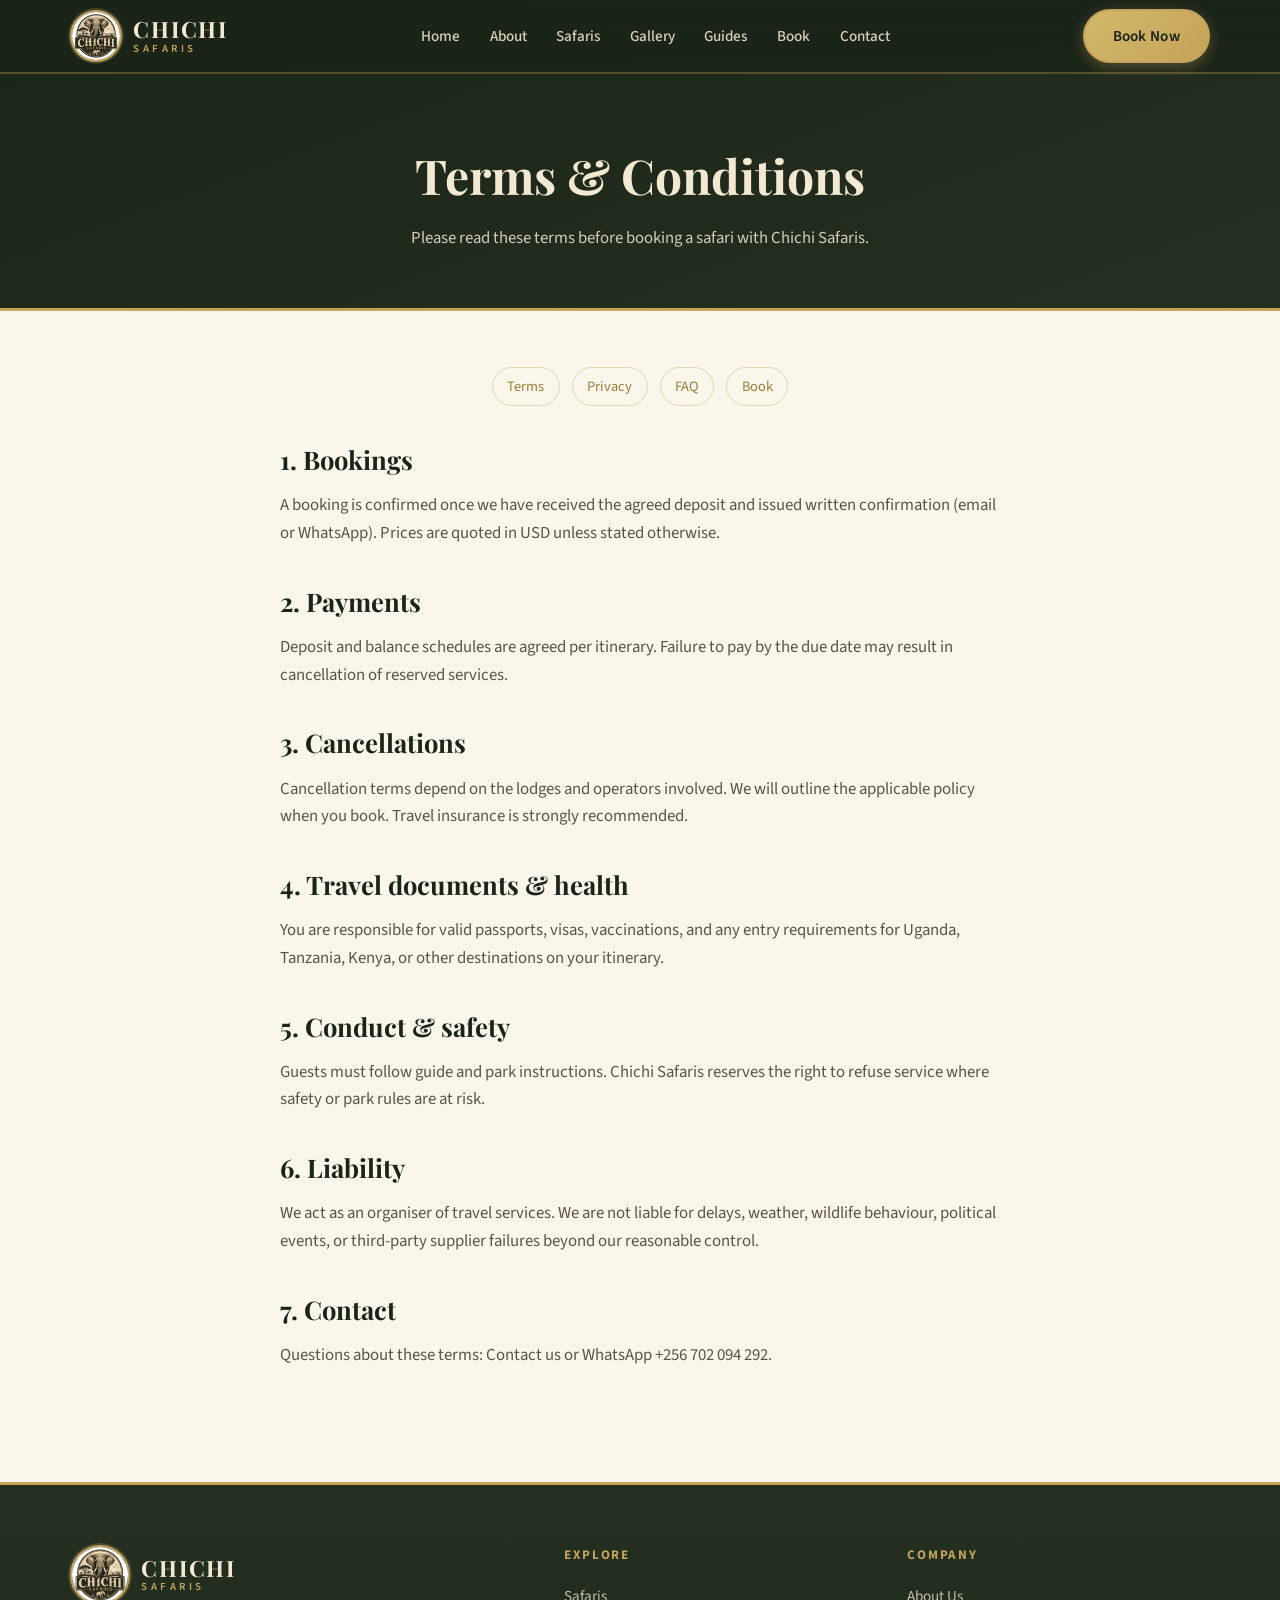
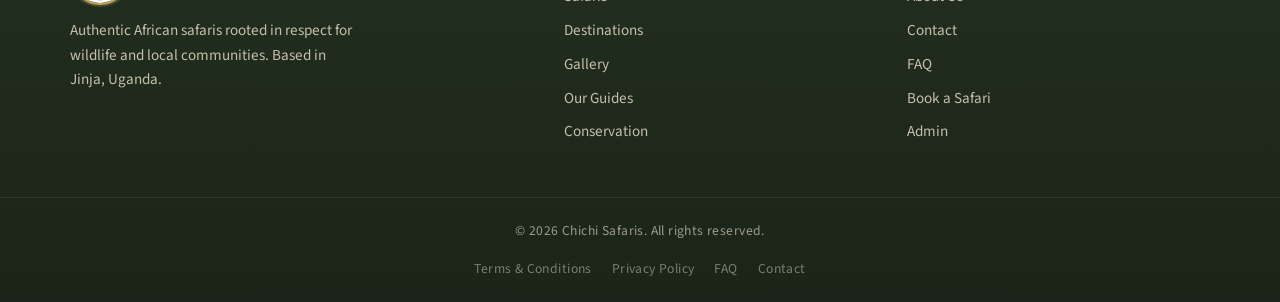
<file: terms.html>
<!DOCTYPE html>
<html lang="en">
<head>
  <meta charset="UTF-8" />
  <meta name="viewport" content="width=device-width, initial-scale=1.0" />
  <title>Terms & Conditions | Chichi Safaris</title>
  <link rel="icon" href="logo.jpg" type="image/jpeg" />
  <link rel="stylesheet" href="styles.css" />
  <link rel="preconnect" href="https://fonts.googleapis.com" />
  <link rel="preconnect" href="https://fonts.gstatic.com" crossorigin />
  <link href="https://fonts.googleapis.com/css2?family=Playfair+Display:wght@500;700&family=Source+Sans+3:wght@300;400;600&display=swap" rel="stylesheet" />
</head>
<body>
  <header class="header">
    <div class="container nav">
      <a href="index.html" class="logo">
        <img src="logo.jpg" alt="Chichi Safaris" class="logo-img" />
        <div class="logo-text-wrap">
          <span class="logo-text">CHICHI</span>
          <span class="logo-sub">SAFARIS</span>
        </div>
      </a>
      <nav>
        <ul>
          <li><a href="index.html">Home</a></li>
          <li><a href="about.html">About</a></li>
          <li><a href="safaris.html">Safaris</a></li>
          <li><a href="gallery.html">Gallery</a></li>
          <li><a href="guides.html">Guides</a></li>
          <li><a href="booking.html">Book</a></li>
          <li><a href="contact.html">Contact</a></li>
        </ul>
      </nav>
      <a href="booking.html" class="btn btn-gold">Book Now</a>
    </div>
  </header>

  <section class="page-hero">
    <div class="container">
      <h1>Terms &amp; Conditions</h1>
      <p>Please read these terms before booking a safari with Chichi Safaris.</p>
    </div>
  </section>
  <section class="page-content">
    <div class="container">
      <div class="legal-nav">
        <a href="terms.html">Terms</a>
        <a href="privacy.html">Privacy</a>
        <a href="faq.html">FAQ</a>
        <a href="booking.html">Book</a>
      </div>
      <div class="prose">
        <h2>1. Bookings</h2>
        <p>A booking is confirmed once we have received the agreed deposit and issued written confirmation (email or WhatsApp). Prices are quoted in USD unless stated otherwise.</p>
        <h2>2. Payments</h2>
        <p>Deposit and balance schedules are agreed per itinerary. Failure to pay by the due date may result in cancellation of reserved services.</p>
        <h2>3. Cancellations</h2>
        <p>Cancellation terms depend on the lodges and operators involved. We will outline the applicable policy when you book. Travel insurance is strongly recommended.</p>
        <h2>4. Travel documents & health</h2>
        <p>You are responsible for valid passports, visas, vaccinations, and any entry requirements for Uganda, Tanzania, Kenya, or other destinations on your itinerary.</p>
        <h2>5. Conduct & safety</h2>
        <p>Guests must follow guide and park instructions. Chichi Safaris reserves the right to refuse service where safety or park rules are at risk.</p>
        <h2>6. Liability</h2>
        <p>We act as an organiser of travel services. We are not liable for delays, weather, wildlife behaviour, political events, or third-party supplier failures beyond our reasonable control.</p>
        <h2>7. Contact</h2>
        <p>Questions about these terms: <a href="contact.html">Contact us</a> or WhatsApp +256 702 094 292.</p>
      </div>
    </div>
  </section>

  <footer class="footer">
    <div class="container footer-inner">
      <div class="footer-brand">
        <a href="index.html" class="logo">
          <img src="logo.jpg" alt="Chichi Safaris" class="logo-img" />
          <div class="logo-text-wrap">
            <span class="logo-text">CHICHI</span>
            <span class="logo-sub">SAFARIS</span>
          </div>
        </a>
        <p>Authentic African safaris rooted in respect for wildlife and local communities. Based in Jinja, Uganda.</p>
      </div>
      <div class="footer-links">
        <h4>Explore</h4>
        <a href="safaris.html">Safaris</a>
        <a href="destinations.html">Destinations</a>
        <a href="gallery.html">Gallery</a>
        <a href="guides.html">Our Guides</a>
        <a href="conservation.html">Conservation</a>
      </div>
      <div class="footer-links">
        <h4>Company</h4>
        <a href="about.html">About Us</a>
        <a href="contact.html">Contact</a>
        <a href="faq.html">FAQ</a>
        <a href="booking.html">Book a Safari</a>
        <a href="admin.html">Admin</a>
      </div>
    </div>
    <div class="footer-bottom">
      <div class="container">
        <p>© 2026 Chichi Safaris. All rights reserved.</p>
        <div class="site-footer-links">
          <a href="terms.html">Terms &amp; Conditions</a>
          <a href="privacy.html">Privacy Policy</a>
          <a href="faq.html">FAQ</a>
          <a href="contact.html">Contact</a>
        </div>
      </div>
    </div>
  </footer>
  
</body>
</html>
</file>
<file: styles.css>
/* ============================================================
   Chichi Safaris – Brand styles from official logo
   Palette: forest green, cream ivory, gold, sepia
   ============================================================ */
:root {
  --forest: #1a2418;
  --forest-mid: #243022;
  --forest-soft: #2e3d2c;
  --cream: #f3e9d2;
  --cream-light: #faf6ec;
  --ivory: #f8f1e3;
  --gold: #c4a35a;
  --gold-bright: #d4b86a;
  --gold-dark: #9a7d3a;
  --sepia: #8b7355;
  --sepia-light: #a89070;
  --text: #2a2a2a;
  --muted: #5c5348;
  --white: #ffffff;
  --shadow: 0 12px 40px rgba(26, 36, 24, 0.15);
  --shadow-lg: 0 20px 50px rgba(26, 36, 24, 0.22);
  --radius: 14px;
  --radius-sm: 8px;
  --font-display: 'Playfair Display', Georgia, 'Times New Roman', serif;
  --font-body: 'Source Sans 3', system-ui, -apple-system, sans-serif;
  --transition: 0.25s ease;
}

*, *::before, *::after { box-sizing: border-box; margin: 0; padding: 0; }

html { scroll-behavior: smooth; }

body {
  font-family: var(--font-body);
  color: var(--text);
  line-height: 1.65;
  background: var(--cream-light);
  -webkit-font-smoothing: antialiased;
}

img { max-width: 100%; display: block; }
a { color: inherit; text-decoration: none; }
ul { list-style: none; }

.container {
  width: min(1140px, 92%);
  margin-inline: auto;
}

/* ── Buttons ─────────────────────────────────────────────── */
.btn {
  display: inline-flex;
  align-items: center;
  justify-content: center;
  gap: 0.4rem;
  padding: 0.8rem 1.75rem;
  font-family: var(--font-body);
  font-weight: 600;
  font-size: 0.95rem;
  letter-spacing: 0.02em;
  border-radius: 50px;
  border: 2px solid transparent;
  cursor: pointer;
  transition: all 0.25s ease;
  text-align: center;
}

.btn-gold {
  background: linear-gradient(135deg, var(--gold-bright), var(--gold));
  color: var(--forest);
  border-color: var(--gold);
  box-shadow: 0 4px 14px rgba(196, 163, 90, 0.35);
}
.btn-gold:hover {
  background: linear-gradient(135deg, var(--gold), var(--gold-dark));
  color: var(--white);
  transform: translateY(-1px);
  box-shadow: 0 6px 18px rgba(196, 163, 90, 0.45);
}

.btn-outline {
  background: transparent;
  color: var(--cream);
  border-color: var(--cream);
}
.btn-outline:hover {
  background: var(--cream);
  color: var(--forest);
}

.btn-outline-dark {
  background: transparent;
  color: var(--forest);
  border-color: var(--forest);
}
.btn-outline-dark:hover {
  background: var(--forest);
  color: var(--cream);
}

.btn.full { width: 100%; }

/* ── Header ──────────────────────────────────────────────── */
.header {
  position: fixed;
  top: 0; left: 0; right: 0;
  z-index: 100;
  background: linear-gradient(180deg, rgba(26,36,24,0.97), rgba(26,36,24,0.92));
  backdrop-filter: blur(12px);
  padding: 0.55rem 0;
  border-bottom: 2px solid rgba(196, 163, 90, 0.35);
}

.nav {
  display: flex;
  align-items: center;
  justify-content: space-between;
  gap: 1.5rem;
}

.logo {
  display: flex;
  align-items: center;
  gap: 0.7rem;
  transition: opacity 0.2s;
}
.logo:hover { opacity: 0.9; }

.logo-img {
  height: 52px;
  width: 52px;
  border-radius: 50%;
  object-fit: cover;
  border: 2px solid var(--gold);
  box-shadow: 0 0 0 2px rgba(196, 163, 90, 0.25);
}

.logo-text-wrap {
  display: flex;
  flex-direction: column;
  line-height: 1.15;
}

.logo-text {
  font-family: var(--font-display);
  font-weight: 700;
  font-size: 1.4rem;
  letter-spacing: 0.08em;
  color: var(--cream);
  text-transform: uppercase;
}

.logo-sub {
  font-size: 0.68rem;
  letter-spacing: 0.32em;
  color: var(--gold);
  text-transform: uppercase;
  font-weight: 600;
}

nav ul {
  display: flex;
  gap: 1.85rem;
  align-items: center;
}
nav a {
  color: var(--cream);
  font-size: 0.95rem;
  font-weight: 500;
  opacity: 0.88;
  transition: color 0.2s, opacity 0.2s;
  position: relative;
}
nav a::after {
  content: "";
  position: absolute;
  left: 0; bottom: -4px;
  width: 0;
  height: 2px;
  background: var(--gold);
  transition: width 0.25s ease;
}
nav a:hover,
nav a.active {
  color: var(--gold-bright);
  opacity: 1;
}
nav a:hover::after,
nav a.active::after { width: 100%; }

.nav-toggle {
  display: none;
  background: none;
  border: none;
  color: var(--cream);
  font-size: 1.6rem;
  cursor: pointer;
  padding: 0.25rem;
}

/* ── Hero ────────────────────────────────────────────────── */
.hero {
  position: relative;
  min-height: 100vh;
  display: flex;
  align-items: center;
  background:
    linear-gradient(160deg, rgba(26,36,24,0.5) 0%, rgba(26,36,24,0.75) 100%),
    url('images/hero.jpg') center/cover no-repeat;
  color: var(--white);
  text-align: center;
}
.hero-overlay {
  position: absolute;
  inset: 0;
  background: radial-gradient(ellipse at center, transparent 30%, rgba(26,36,24,0.55) 100%);
  pointer-events: none;
}
.hero-content {
  position: relative;
  z-index: 1;
  padding-top: 5.5rem;
}
.hero h1 {
  font-family: var(--font-display);
  font-size: clamp(2.6rem, 6.5vw, 4.4rem);
  font-weight: 700;
  margin-bottom: 1rem;
  line-height: 1.12;
  color: var(--cream);
  text-shadow: 0 2px 20px rgba(0,0,0,0.3);
}
.hero-tagline {
  font-size: 1.2rem;
  font-weight: 300;
  max-width: 520px;
  margin: 0 auto 2.25rem;
  color: rgba(243, 233, 210, 0.92);
  letter-spacing: 0.02em;
}
.hero-buttons {
  display: flex;
  gap: 1rem;
  justify-content: center;
  flex-wrap: wrap;
}

.section-header .eyebrow::before,
.section-header .eyebrow::after {
  content: "—";
  margin: 0 0.5rem;
  opacity: 0.6;
  color: var(--gold);
}

/* ── Sections ────────────────────────────────────────────── */
.section { padding: 5.5rem 0; }

.section-header {
  text-align: center;
  margin-bottom: 3.25rem;
}
.section-header.light { color: var(--cream); }

.eyebrow {
  display: block;
  font-size: 0.78rem;
  letter-spacing: 0.22em;
  text-transform: uppercase;
  color: var(--gold);
  margin-bottom: 0.65rem;
  font-weight: 600;
}

.section-header h2 {
  font-family: var(--font-display);
  font-size: clamp(1.95rem, 4vw, 2.7rem);
  margin-bottom: 0.6rem;
  color: var(--forest);
  font-weight: 700;
}
.section-header.light h2 { color: var(--cream); }

.section-header p {
  color: var(--muted);
  max-width: 480px;
  margin: 0 auto;
  font-size: 1.05rem;
}
.section-header.light p { color: rgba(243, 233, 210, 0.78); }

/* ── About ───────────────────────────────────────────────── */
.about {
  background: var(--ivory);
  position: relative;
}
.about::before {
  content: "";
  position: absolute;
  top: 0; left: 0; right: 0;
  height: 4px;
  background: linear-gradient(90deg, var(--forest), var(--gold), var(--forest));
}

.about-grid {
  display: grid;
  grid-template-columns: 1.2fr 1fr;
  gap: 3rem;
  align-items: start;
}
.about-text p {
  margin-bottom: 1.2rem;
  color: var(--muted);
  font-size: 1.05rem;
}
.features {
  display: grid;
  grid-template-columns: 1fr 1fr;
  gap: 0.85rem;
  margin-top: 1.75rem;
}
.features li {
  position: relative;
  padding-left: 1.5rem;
  font-weight: 600;
  color: var(--forest);
  font-size: 0.95rem;
}
.features li::before {
  content: "◆";
  position: absolute;
  left: 0;
  color: var(--gold);
  font-size: 0.7rem;
  top: 0.25rem;
}

.about-card {
  background: linear-gradient(160deg, var(--forest) 0%, var(--forest-mid) 100%);
  color: var(--cream);
  border-radius: var(--radius);
  padding: 2.25rem;
  box-shadow: var(--shadow-lg);
  border: 2px solid rgba(196, 163, 90, 0.35);
  position: relative;
  overflow: hidden;
}
.about-card::after {
  content: "";
  position: absolute;
  bottom: -30px;
  right: -30px;
  width: 120px;
  height: 120px;
  border-radius: 50%;
  border: 2px solid rgba(196, 163, 90, 0.15);
  pointer-events: none;
}
.about-card h3 {
  font-family: var(--font-display);
  font-size: 1.55rem;
  margin-bottom: 0.75rem;
  color: var(--gold);
}
.about-card > .card-inner > p {
  opacity: 0.88;
  margin-bottom: 1.85rem;
  font-size: 0.98rem;
}
.stats {
  display: grid;
  grid-template-columns: repeat(3, 1fr);
  gap: 1rem;
  text-align: center;
}
.stats strong {
  display: block;
  font-family: var(--font-display);
  font-size: 1.7rem;
  color: var(--gold-bright);
  line-height: 1.2;
}
.stats span {
  font-size: 0.78rem;
  opacity: 0.75;
  letter-spacing: 0.03em;
}

/* ── Safaris ─────────────────────────────────────────────── */
.safaris {
  background: linear-gradient(180deg, var(--forest) 0%, var(--forest-mid) 100%);
  color: var(--cream);
  position: relative;
}
.safaris::before {
  content: "";
  position: absolute;
  top: 0; left: 0; right: 0;
  height: 4px;
  background: linear-gradient(90deg, var(--gold-dark), var(--gold), var(--gold-dark));
}

.cards {
  display: grid;
  grid-template-columns: repeat(auto-fit, minmax(280px, 1fr));
  gap: 1.85rem;
}

.card,
.safari-card {
  background: var(--forest-soft);
  border-radius: var(--radius);
  overflow: hidden;
  transition: transform 0.3s ease, box-shadow 0.3s ease, border-color 0.3s;
  border: 1px solid rgba(196, 163, 90, 0.2);
}
.card:hover,
.safari-card:hover {
  transform: translateY(-8px);
  box-shadow: var(--shadow-lg);
  border-color: rgba(196, 163, 90, 0.55);
}

.card-image {
  height: 210px;
  background-size: cover;
  background-position: center;
  position: relative;
}
.card-image::after {
  content: "";
  position: absolute;
  bottom: 0; left: 0; right: 0;
  height: 50%;
  background: linear-gradient(to top, var(--forest-soft), transparent);
  pointer-events: none;
}

.safari-card img {
  width: 100%;
  height: 210px;
  object-fit: cover;
  display: block;
}

.card-body,
.safari-card-body {
  padding: 1.4rem 1.5rem 1.6rem;
}
.card-body h3,
.safari-card h3 {
  font-family: var(--font-display);
  font-size: 1.4rem;
  margin-bottom: 0.5rem;
  color: var(--cream);
}
.card-body p,
.safari-card p {
  font-size: 0.95rem;
  opacity: 0.82;
  margin-bottom: 1.15rem;
  line-height: 1.55;
}
.card-meta,
.safari-meta {
  display: flex;
  justify-content: space-between;
  align-items: center;
  margin-bottom: 1.15rem;
  font-size: 0.9rem;
  padding-bottom: 0.85rem;
  border-bottom: 1px solid rgba(196, 163, 90, 0.2);
}
.price {
  color: var(--gold-bright);
  font-weight: 700;
  letter-spacing: 0.02em;
}

/* Light cards on non-dark sections */
.section:not(.safaris) .card,
.section:not(.safaris) .safari-card {
  background: var(--white);
  border: 1px solid rgba(196, 163, 90, 0.25);
  box-shadow: var(--shadow);
}
.section:not(.safaris) .card-body h3,
.section:not(.safaris) .safari-card h3 {
  color: var(--forest);
}
.section:not(.safaris) .card-body p,
.section:not(.safaris) .safari-card p {
  color: var(--muted);
  opacity: 1;
}
.section:not(.safaris) .card-meta,
.section:not(.safaris) .safari-meta {
  border-bottom-color: rgba(196, 163, 90, 0.2);
  color: var(--muted);
}
.section:not(.safaris) .price {
  color: var(--gold-dark);
}

/* ── Gallery ─────────────────────────────────────────────── */
.gallery { padding: 0; background: var(--forest); }
.gallery-grid {
  display: grid;
  grid-template-columns: repeat(4, 1fr);
  gap: 3px;
  background: var(--forest);
}
.gallery-grid img,
.gallery-item {
  aspect-ratio: 1;
  width: 100%;
  height: 100%;
  object-fit: cover;
  background-size: cover;
  background-position: center;
  transition: transform 0.45s ease, filter 0.3s;
  filter: saturate(0.92);
  display: block;
}
.gallery-grid img:hover,
.gallery-item:hover {
  transform: scale(1.04);
  z-index: 1;
  filter: saturate(1.1);
  box-shadow: 0 8px 30px rgba(0,0,0,0.35);
}

/* ── Contact ─────────────────────────────────────────────── */
.contact {
  background: var(--ivory);
  position: relative;
}
.contact::before {
  content: "";
  position: absolute;
  top: 0; left: 0; right: 0;
  height: 4px;
  background: linear-gradient(90deg, var(--forest), var(--gold), var(--forest));
}

.contact-grid {
  display: grid;
  grid-template-columns: 1fr 1.2fr;
  gap: 3rem;
  align-items: start;
}
.contact-info h2 {
  font-family: var(--font-display);
  font-size: 2.3rem;
  margin-bottom: 0.75rem;
  color: var(--forest);
}
.contact-info > p {
  color: var(--muted);
  margin-bottom: 1.85rem;
  font-size: 1.05rem;
}
.contact-details li { margin-bottom: 1.15rem; }
.contact-details strong {
  display: block;
  font-size: 0.75rem;
  text-transform: uppercase;
  letter-spacing: 0.12em;
  color: var(--gold-dark);
  margin-bottom: 0.25rem;
  font-weight: 700;
}
.contact-details span {
  color: var(--forest);
  font-weight: 500;
}

.contact-form {
  display: flex;
  flex-direction: column;
  gap: 1rem;
  background: var(--white);
  padding: 1.75rem;
  border-radius: var(--radius);
  border: 1px solid rgba(196, 163, 90, 0.25);
  box-shadow: var(--shadow);
}
.form-row {
  display: grid;
  grid-template-columns: 1fr 1fr;
  gap: 1rem;
}
.contact-form input,
.contact-form textarea {
  width: 100%;
  padding: 0.9rem 1.15rem;
  border: 1.5px solid #d8cdb5;
  border-radius: var(--radius-sm);
  font-family: inherit;
  font-size: 1rem;
  background: var(--cream-light);
  transition: border-color 0.2s, box-shadow 0.2s;
  color: var(--text);
}
.contact-form input::placeholder,
.contact-form textarea::placeholder {
  color: var(--sepia-light);
}
.contact-form input:focus,
.contact-form textarea:focus {
  outline: none;
  border-color: var(--gold);
  box-shadow: 0 0 0 3px rgba(196, 163, 90, 0.2);
}

/* ── Footer ──────────────────────────────────────────────── */
.footer {
  background: linear-gradient(180deg, var(--forest-mid) 0%, var(--forest) 100%);
  color: var(--cream);
  padding-top: 3.75rem;
  border-top: 3px solid var(--gold);
}
.footer-inner {
  display: grid;
  grid-template-columns: 1.5fr 1fr 1fr;
  gap: 2.5rem;
  padding-bottom: 2.75rem;
}
.footer-brand .logo { margin-bottom: 0.85rem; }
.footer-brand .logo-img {
  height: 60px;
  width: 60px;
}
.footer-brand p {
  margin-top: 0.85rem;
  opacity: 0.78;
  font-size: 0.95rem;
  max-width: 290px;
  line-height: 1.6;
}
.footer-links h4 {
  font-size: 0.82rem;
  text-transform: uppercase;
  letter-spacing: 0.14em;
  margin-bottom: 1.1rem;
  color: var(--gold);
  font-weight: 700;
}
.footer-links a {
  display: block;
  opacity: 0.78;
  margin-bottom: 0.55rem;
  transition: opacity 0.2s, color 0.2s, padding-left 0.2s;
  color: var(--cream);
  font-size: 0.95rem;
}
.footer-links a:hover {
  opacity: 1;
  color: var(--gold-bright);
  padding-left: 4px;
}
.footer-bottom {
  border-top: 1px solid rgba(196, 163, 90, 0.2);
  padding: 1.35rem 0;
  text-align: center;
  font-size: 0.85rem;
  opacity: 0.6;
  color: var(--cream);
  letter-spacing: 0.03em;
}

.loading, .empty-state {
  text-align: center;
  padding: 2.5rem;
  opacity: 0.7;
  color: inherit;
}

.admin-link {
  font-size: 0.8rem !important;
  opacity: 0.45 !important;
}
.admin-link:hover {
  opacity: 1 !important;
  color: var(--gold) !important;
}

/* ── Page hero ───────────────────────────────────────────── */
.page-hero {
  padding: 8.5rem 0 3.5rem;
  background: linear-gradient(160deg, var(--forest) 0%, var(--forest-mid) 100%);
  color: var(--cream);
  text-align: center;
  border-bottom: 3px solid var(--gold);
}
.page-hero h1 {
  font-family: var(--font-display);
  font-size: clamp(2rem, 4.5vw, 3rem);
  margin-bottom: 0.6rem;
  color: var(--cream);
}
.page-hero p {
  max-width: 560px;
  margin: 0 auto;
  opacity: 0.85;
  font-size: 1.05rem;
}

/* ── Safari detail + Itinerary SLIDER ────────────────────── */
.safari-detail {
  display: grid;
  grid-template-columns: 1.1fr 0.9fr;
  gap: 3rem;
  padding: 2rem 0 4rem;
}

.safari-detail-img {
  border-radius: var(--radius);
  overflow: hidden;
  height: 420px;
  box-shadow: var(--shadow);
  border: 2px solid rgba(196, 163, 90, 0.3);
}
.safari-detail-img img {
  width: 100%;
  height: 100%;
  object-fit: cover;
}

.itinerary-slider {
  position: relative;
  background: var(--white);
  border-radius: var(--radius);
  box-shadow: var(--shadow);
  overflow: hidden;
  border: 1px solid rgba(196, 163, 90, 0.25);
}

.slide-track {
  display: flex;
  transition: transform 0.45s ease;
}

.slide {
  min-width: 100%;
  padding: 2rem;
  flex-shrink: 0;
}

.slide-day {
  display: inline-block;
  background: linear-gradient(135deg, var(--gold-bright), var(--gold));
  color: var(--forest);
  font-weight: 700;
  font-size: 0.85rem;
  padding: 0.35rem 0.9rem;
  border-radius: 50px;
  margin-bottom: 1rem;
  letter-spacing: 0.03em;
}

.slide h3 {
  font-family: var(--font-display);
  font-size: 1.35rem;
  margin-bottom: 0.75rem;
  color: var(--forest);
}

.slide p {
  color: var(--muted);
  margin-bottom: 1rem;
  line-height: 1.6;
}

.slide ul {
  margin-left: 1.1rem;
  list-style: disc;
  color: var(--muted);
}
.slide li { margin-bottom: 0.35rem; }

.slider-nav {
  display: flex;
  justify-content: space-between;
  align-items: center;
  padding: 1rem 1.5rem;
  background: var(--cream);
  border-top: 1px solid rgba(196, 163, 90, 0.2);
}

.slider-dots {
  display: flex;
  gap: 0.5rem;
}
.dot {
  width: 10px;
  height: 10px;
  border-radius: 50%;
  background: #d8cdb5;
  border: none;
  cursor: pointer;
  transition: background var(--transition), transform 0.2s;
  padding: 0;
}
.dot.active {
  background: var(--gold);
  transform: scale(1.2);
}

.slider-btn {
  background: var(--forest);
  color: var(--cream);
  border: none;
  width: 40px;
  height: 40px;
  border-radius: 50%;
  cursor: pointer;
  font-size: 1.25rem;
  line-height: 1;
  transition: background var(--transition), transform 0.2s;
  display: flex;
  align-items: center;
  justify-content: center;
}
.slider-btn:hover {
  background: var(--forest-soft);
  transform: scale(1.05);
}
.slider-btn:disabled {
  opacity: 0.4;
  cursor: not-allowed;
  transform: none;
}

/* ── Full-page gallery ───────────────────────────────────── */
.gallery-page-grid {
  display: grid;
  grid-template-columns: repeat(3, 1fr);
  gap: 4px;
}
@media (max-width: 700px) {
  .gallery-page-grid { grid-template-columns: repeat(2, 1fr); }
}
.gallery-page-grid .gallery-item {
  aspect-ratio: 4/3;
  overflow: hidden;
  cursor: pointer;
}
.gallery-page-grid .gallery-item img {
  width: 100%;
  height: 100%;
  object-fit: cover;
  transition: transform 0.4s ease;
}
.gallery-page-grid .gallery-item:hover img {
  transform: scale(1.06);
}

/* Lightbox */
.lightbox {
  display: none;
  position: fixed;
  inset: 0;
  background: rgba(26, 36, 24, 0.94);
  z-index: 200;
  align-items: center;
  justify-content: center;
  padding: 2rem;
}
.lightbox.open { display: flex; }
.lightbox img {
  max-width: 90vw;
  max-height: 85vh;
  object-fit: contain;
  border-radius: var(--radius-sm);
  box-shadow: 0 20px 60px rgba(0,0,0,0.5);
}
.lightbox-close {
  position: absolute;
  top: 1.25rem;
  right: 1.5rem;
  background: none;
  border: none;
  color: var(--cream);
  font-size: 2.5rem;
  cursor: pointer;
  line-height: 1;
  opacity: 0.85;
  transition: opacity 0.2s;
}
.lightbox-close:hover { opacity: 1; }

/* Multi-page extras */
.page-content {
  padding: 3.5rem 0 4.5rem;
}
.page-content .prose {
  max-width: 720px;
  margin: 0 auto 2.5rem;
  color: var(--muted);
  font-size: 1.05rem;
}
.page-content .prose h2 {
  font-family: var(--font-display);
  color: var(--forest);
  font-size: 1.6rem;
  margin: 2rem 0 0.75rem;
}
.page-content .prose h3 {
  font-family: var(--font-display);
  color: var(--forest);
  font-size: 1.25rem;
  margin: 1.5rem 0 0.5rem;
}
.page-content .prose p { margin-bottom: 1rem; }
.page-content .prose ul {
  list-style: disc;
  padding-left: 1.4rem;
  margin-bottom: 1rem;
}
.page-content .prose li { margin-bottom: 0.4rem; }

.guide-grid, .dest-grid, .faq-list {
  display: grid;
  gap: 1.5rem;
}
.guide-grid {
  grid-template-columns: repeat(auto-fit, minmax(260px, 1fr));
}
.guide-card, .dest-card, .faq-item {
  background: var(--white);
  border-radius: var(--radius);
  padding: 1.5rem;
  border: 1px solid rgba(196, 163, 90, 0.25);
  box-shadow: var(--shadow);
}
.guide-card h3, .dest-card h3 {
  font-family: var(--font-display);
  color: var(--forest);
  margin-bottom: 0.5rem;
}
.guide-card p, .dest-card p { color: var(--muted); font-size: 0.95rem; }
.faq-item h3 {
  font-family: var(--font-display);
  color: var(--forest);
  font-size: 1.15rem;
  margin-bottom: 0.4rem;
}
.faq-item p { color: var(--muted); font-size: 0.95rem; }

.booking-layout {
  display: grid;
  grid-template-columns: 1fr 1.1fr;
  gap: 2.5rem;
  align-items: start;
}
@media (max-width: 800px) {
  .booking-layout { grid-template-columns: 1fr; }
}
.booking-info {
  background: var(--forest);
  color: var(--cream);
  border-radius: var(--radius);
  padding: 2rem;
  border: 2px solid rgba(196, 163, 90, 0.35);
}
.booking-info h2 {
  font-family: var(--font-display);
  color: var(--gold);
  margin-bottom: 1rem;
}
.booking-info p { opacity: 0.9; margin-bottom: 0.75rem; }
.booking-info a { color: var(--gold-bright); text-decoration: underline; }

.legal-nav {
  display: flex;
  flex-wrap: wrap;
  gap: 0.75rem;
  justify-content: center;
  margin-bottom: 2rem;
}
.legal-nav a {
  font-size: 0.9rem;
  color: var(--gold-dark);
  border: 1px solid rgba(196, 163, 90, 0.4);
  padding: 0.4rem 0.9rem;
  border-radius: 50px;
}
.legal-nav a:hover { background: var(--gold); color: var(--forest); }

.site-footer-links {
  display: flex;
  flex-wrap: wrap;
  gap: 0.75rem 1.25rem;
  justify-content: center;
  margin-top: 1rem;
  font-size: 0.85rem;
}
.site-footer-links a { opacity: 0.75; }
.site-footer-links a:hover { opacity: 1; color: var(--gold); }

/* ── Responsive ──────────────────────────────────────────── */
@media (max-width: 900px) {
  .about-grid,
  .contact-grid,
  .footer-inner,
  .safari-detail {
    grid-template-columns: 1fr;
  }
  .gallery-grid {
    grid-template-columns: repeat(2, 1fr);
  }
  .nav-toggle { display: block; }
  nav ul {
    display: none;
    position: absolute;
    top: 100%;
    left: 0; right: 0;
    background: var(--forest);
    flex-direction: column;
    padding: 1rem 0;
    gap: 0;
    border-bottom: 2px solid var(--gold);
  }
  .nav.open nav ul { display: flex; }
  nav ul li { width: 100%; text-align: center; }
  nav ul a { display: block; padding: 0.75rem; }
  .form-row { grid-template-columns: 1fr; }
  .logo-img { height: 44px; width: 44px; }
  .safari-detail-img { height: 280px; }
}

@media (max-width: 600px) {
  .stats { grid-template-columns: 1fr; gap: 1.35rem; }
  .features { grid-template-columns: 1fr; }
  .hero h1 { font-size: 2.4rem; }
  .section { padding: 3.5rem 0; }
  .hero { min-height: 85vh; }
}
</file>
